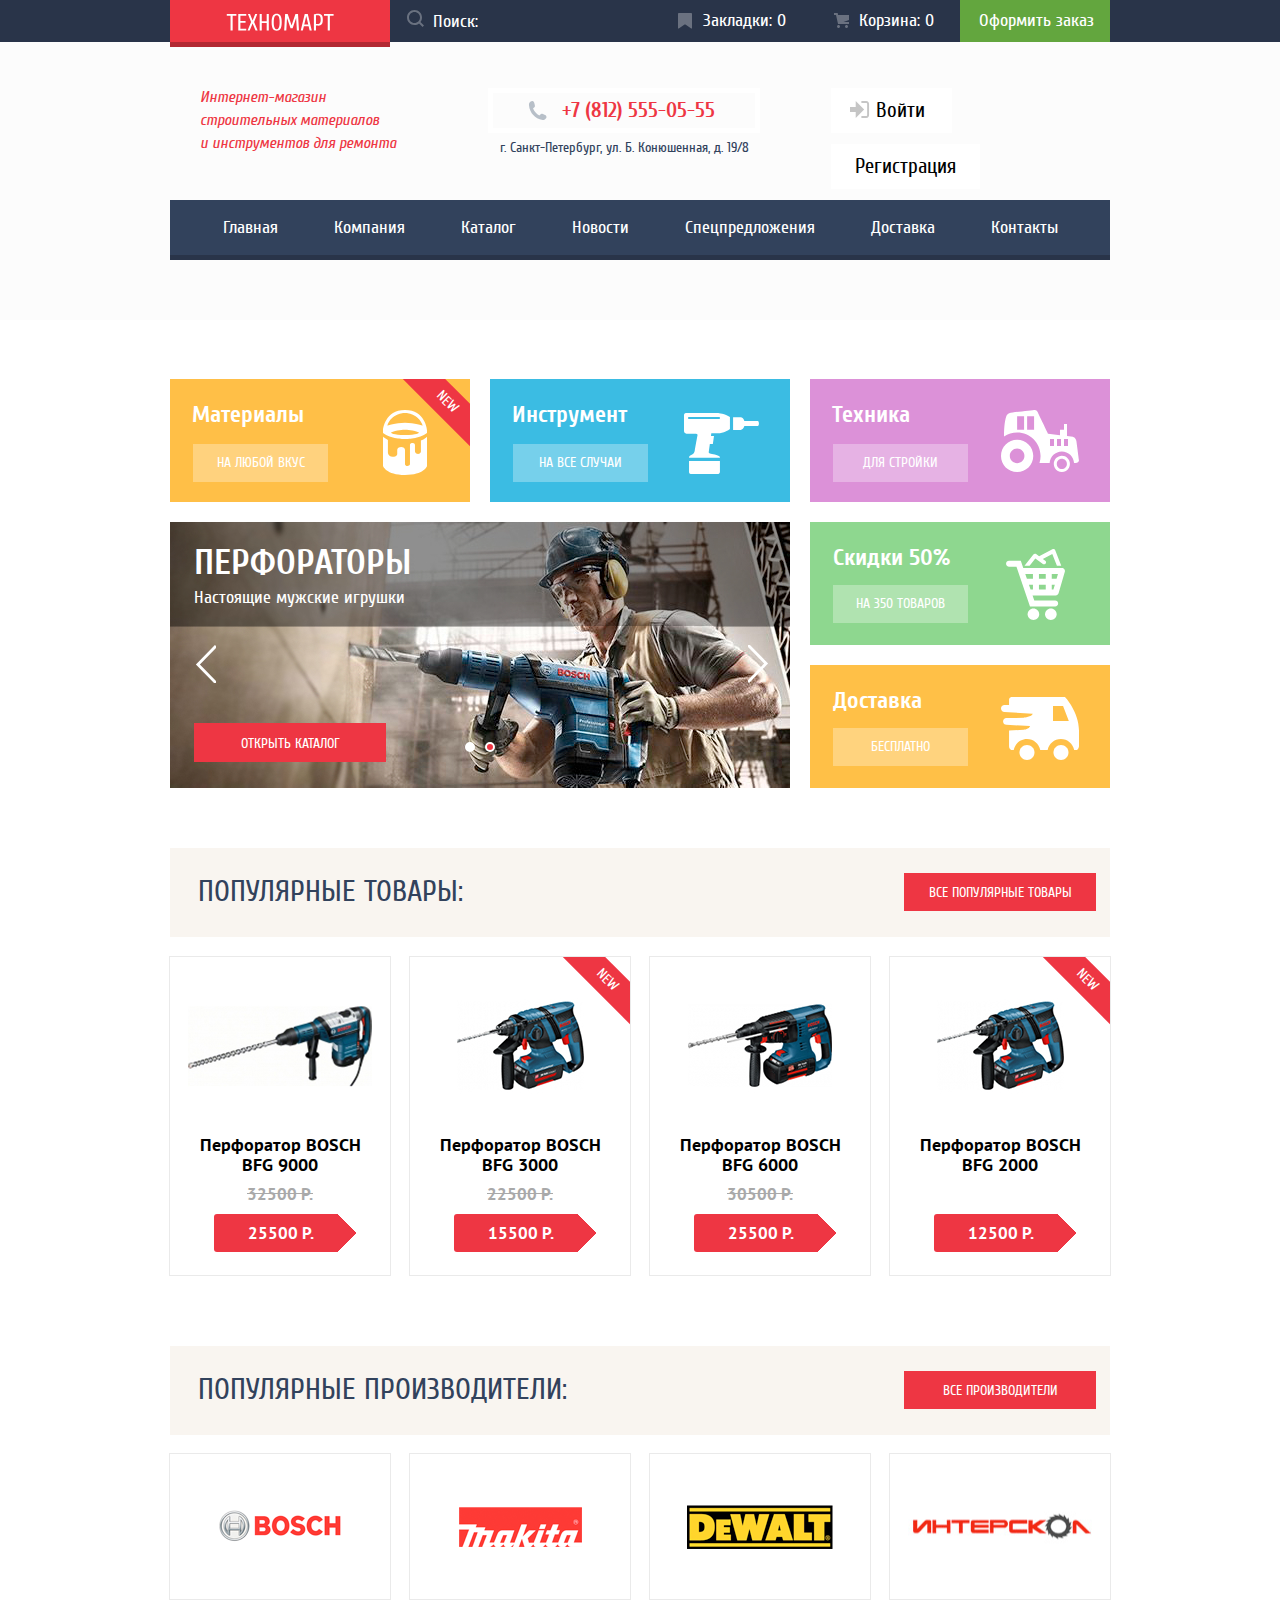
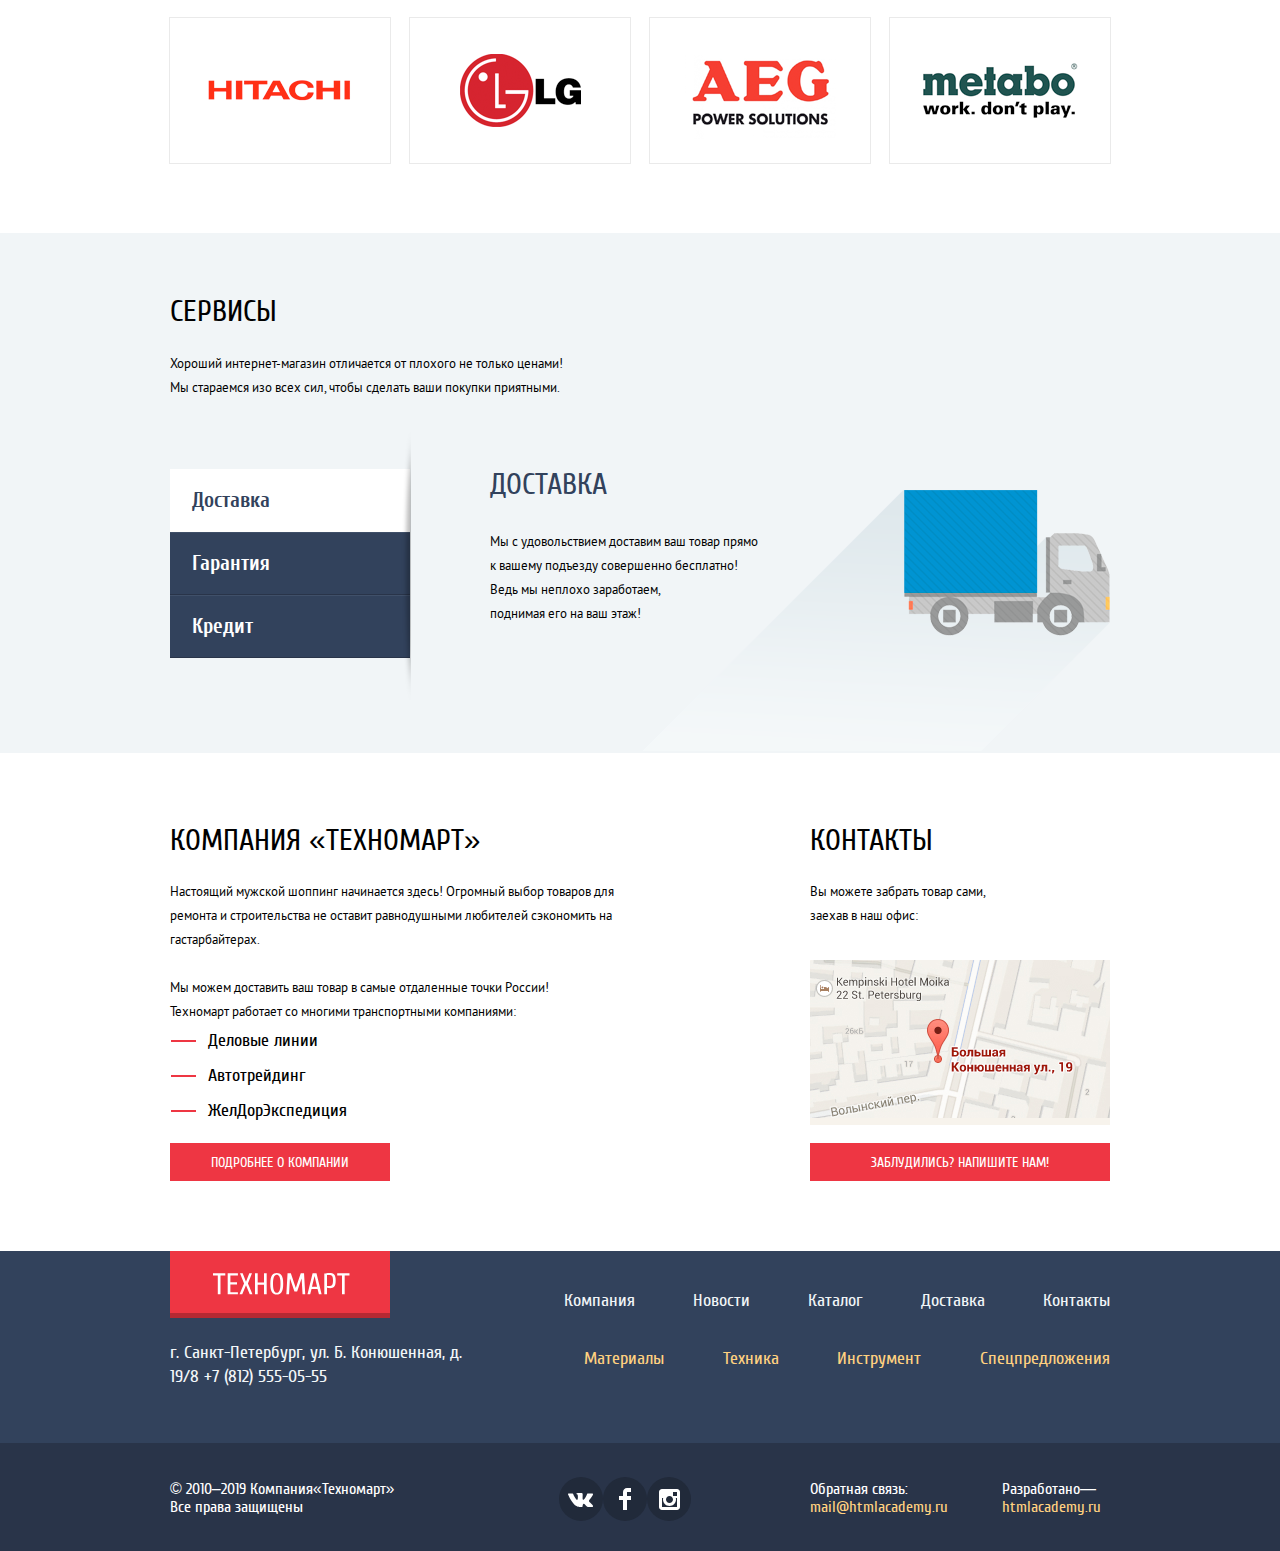
<file: index.html>
<!DOCTYPE html>
<html class="page" lang="ru">
  <head>
    <meta charset="utf-8" />
    <title>HTML Academy: Техномарт</title>
    <meta name="viewport" content="width=device-width, initial-scale=1" />
    <link href="./css/normalize.min.css" rel="stylesheet" />
    <link href="./css/style.min.css" rel="stylesheet" />
  </head>
  <body class="page-body">
    <header class="main-header">
      <section class="logo">
        <div class="container">
          <a class="main-header-logo">
            <img
              src="./img/logo-technomart.svg"
              width="108"
              height="18"
              alt="Логотип интернет-магазина Техномарт"
            />
          </a>

          <!--Форма поиска-->
          <form
            class="search-form"
            method="get"
            action="https://echo.htmlacademy.ru/"
          >
            <button class="search-button" type="submit">
              <svg
                class="search-icon"
                width="17"
                height="17"
                viewBox="0 0 17 17"
                fill="none"
                xmlns="http://www.w3.org/2000/svg"
              >
                <path
                  fill-rule="evenodd"
                  clip-rule="evenodd"
                  d="M13.458 12.044L17 15.586L15.586 17L12.044 13.458C10.782 14.421 9.21 15 7.5 15C3.35786 15 0 11.6421 0 7.5C0 3.35786 3.35786 0 7.5 0C11.6421 0 15 3.35786 15 7.5C15.0001 9.14309 14.4581 10.7403 13.458 12.044ZM7.5 2C4.467 2 2 4.467 2 7.5C2.00331 10.5362 4.4638 12.9967 7.5 13C10.532 13 13 10.532 13 7.5C13 4.467 10.532 2 7.5 2Z"
                  fill="white"
                />
              </svg>
            </button>
            <label for="search">
              <input
                class="search-input"
                type="search"
                name="search"
                id="search"
                placeholder="Поиск:"
                required
            /></label>
          </form>
          <ul class="basket">
            <li>
              <a class="basket-link link-bookmark" href="">Закладки: 0</a>
            </li>
            <li class="basket-link-bar">
              <a class="basket-link link-basket" href="">Корзина: 0</a>
            </li>
            <li class="order-link-bar">
              <a class="order-link" href="">Оформить заказ</a>
            </li>
          </ul>
        </div>
      </section>

      <section class="about-us">
        <div class="container">
          <p class="description">
            Интернет-магазин строительных материалов и&nbsp;инструментов для
            ремонта
          </p>
          <div class="header-adress">
            <a class="header-phone" href="tel:+78125550555"
              >+7 (812) 555-05-55</a
            >
            <p>г. Санкт-Петербург, ул. Б. Конюшенная, д. 19/8</p>
          </div>
          <ul class="login">
            <li>
              <a class="login-link" href=""
                >Войти
                <svg
                  width="20"
                  height="17"
                  viewBox="0 0 20 17"
                  fill="none"
                  xmlns="http://www.w3.org/2000/svg"
                >
                  <path
                    d="M14.1667 8.5L5.71429 0V6H0V11H5.71429V17L14.1667 8.5Z"
                    fill="#C5C5C5"
                  />
                  <path
                    d="M16.1771 15.01H11.3895V17H16.1771C18.2514 17 19.0381 15.19 19.0619 13.974V3.028C19.0381 1.811 18.2514 0 16.1771 0H11.3895V1.99H16.1771C16.9762 1.99 17.1219 2.671 17.1391 3.047V13.951C17.1229 14.327 16.9762 15.01 16.1771 15.01Z"
                    fill="#C5C5C5"
                  />
                </svg>
              </a>
            </li>
            <li><a class="registration-link" href="">Регистрация</a></li>
          </ul>
        </div>
      </section>

      <nav class="main-navigation">
        <ul class="site-navigation container">
          <li><a>Главная</a></li>
          <li><a href="">Компания</a></li>
          <li><a href="catalog.html">Каталог</a></li>
          <li><a href="">Новости</a></li>
          <li><a href="">Спецпредложения</a></li>
          <li><a href="">Доставка</a></li>
          <li><a href="">Контакты</a></li>
        </ul>
      </nav>
    </header>

    <main>
      <h1 class="visually-hidden">Интернет-магазин «Техномарт»</h1>
      <div class="promo-wrapper">
        <section class="catalog-nav">
          <h2 class="visually-hidden">Навигация по каталогу</h2>
          <ul class="catalog-nav-list">
            <li class="catalog-nav-item catalog-nav-item-marker materials">
              <h2>Материалы</h2>
              <a class="button" href="">На любой вкус</a>
            </li>
            <li class="catalog-nav-item tool">
              <h2>Инструмент</h2>
              <a class="button" href="">На все случаи</a>
            </li>
            <li class="catalog-nav-item technic">
              <h2>Техника</h2>
              <a class="button" href="">Для стройки</a>
            </li>
          </ul>
        </section>

        <section class="promo">
          <ul class="promo-list">
            <li class="promo-item sale">
              <h2>Скидки 50%</h2>
              <a class="button" href="">На 350 товаров</a>
            </li>
            <li class="promo-item delivery-promo">
              <h2>Доставка</h2>
              <a class="button" href="">Бесплатно</a>
            </li>
          </ul>

          <div class="slider">
            <div class="slider-wrapper">
              <article class="slider-content slider-current">
                <div class="slider-top">
                  <h3>Перфораторы</h3>
                  <p class="slider-text">Настоящие мужские игрушки</p>
                  <a class="catalog-link" href="catalog.html"
                    >Открыть каталог</a
                  >
                </div>
                <img
                  src="./img/perforators.jpg"
                  width="620"
                  height="266"
                  alt="Изображение рабочего в каске с перфоратором в руках"
                />
              </article>
              <article class="slider-content">
                <div class="slider-top">
                  <h3>Дрели</h3>
                  <p class="slider-text">Соседям на радость!</p>
                  <a class="catalog-link" href="catalog.html"
                    >Открыть каталог</a
                  >
                </div>
                <img
                  src="./img/drills.jpg"
                  width="620"
                  height="266"
                  alt="Изображение рабочего в каске с дрелью в руках"
                />
              </article>
            </div>

            <div class="slider-controls">
              <button
                class="control-before slide-btn slide-btn--prev"
                type="button"
                aria-label="Предыдущий слайд"
              ></button>
              <button
                class="control slide-btn slide-btn--next"
                type="button"
                aria-label="Следующий слайд"
              ></button>
            </div>
            <div class="slider-button">
              <button
                class="current"
                type="button"
                aria-label="Первый слайд"
              ></button>
              <button type="button" aria-label="Второй слайд"></button>
            </div>
          </div>
        </section>
      </div>

      <section class="product">
        <div class="popular-product-wrapper">
          <div class="popular-products">
            <h2>Популярные товары:</h2>
            <a class="popular-product-button" href="">Все популярные товары</a>
          </div>
        </div>
        <ul class="product-list">
          <li class="product-item">
            <div class="image">
              <img
                src="./img/perf-9000.jpg"
                width="184"
                height="164"
                alt="Изображение товара Перфоратор BOSCH BFG 9000"
              />
            </div>
            <div class="buttons active-card">
              <a class="buy-link" href="basket.html">Купить</a>
              <a class="catalog-basket" href="">В закладки</a>
            </div>
            <a class="product-link" href="">Перфоратор BOSCH BFG&nbsp;9000</a>
            <span>32500 Р.</span>
            <a class="product-price" href="">25500 Р.</a>
          </li>
          <li class="product-item catalog-nav-item-marker">
            <div class="image">
              <img
                src="./img/perf-3000.jpg"
                width="127"
                height="112"
                alt="Изображение товара Перфоратор BOSCH BFG 3000"
              />
            </div>
            <div class="buttons active-card">
              <a class="buy-link" href="basket.html">Купить</a>
              <a class="catalog-basket" href="">В закладки</a>
            </div>
            <a class="product-link" href="">Перфоратор BOSCH BFG&nbsp;3000</a>
            <span>22500 Р.</span>
            <a class="product-price" href="">15500 Р.</a>
          </li>
          <li class="product-item">
            <div class="image">
              <img
                src="./img/perf-6000.jpg"
                width="144"
                height="128"
                alt="Изображение товара Перфоратор BOSCH BFG 6000"
              />
            </div>
            <div class="buttons active-card">
              <a class="buy-link" href="basket.html">Купить</a>
              <a class="catalog-basket" href="">В закладки</a>
            </div>
            <a class="product-link" href="">Перфоратор BOSCH BFG&nbsp;6000</a>
            <span>30500 Р.</span>
            <a class="product-price" href="">25500 Р.</a>
          </li>
          <li class="product-item catalog-nav-item-marker product-item-no-sale">
            <div class="image">
              <img
                src="./img/perf-3000.jpg"
                width="127"
                height="112"
                alt="Изображение товара Перфоратор BOSCH BFG 2000"
              />
            </div>
            <div class="buttons active-card">
              <a class="buy-link" href="basket.html">Купить</a>
              <a class="catalog-basket" href="">В закладки</a>
            </div>
            <a class="product-link" href="">Перфоратор BOSCH BFG&nbsp;2000</a>
            <a class="product-price" href="">12500 Р.</a>
          </li>
        </ul>
      </section>

      <section class="makers">
        <div class="popular-product-wrapper">
          <div class="popular-products">
            <h2>Популярные производители:</h2>
            <a class="makers-link" href="">Все производители</a>
          </div>
        </div>
        <ul class="makers-list">
          <li class="makers-item">
            <a class="maker-link" href=""
              ><img
                src="./img/bosch.png"
                width="126"
                height="37"
                alt="Логотип компании Бош"
            /></a>
          </li>
          <li class="makers-item">
            <a class="maker-link" href=""
              ><img
                src="./img/makita.png"
                width="123"
                height="40"
                alt="Логотип компании Макита"
            /></a>
          </li>
          <li class="makers-item">
            <a class="maker-link" href=""
              ><img
                src="./img/dewalt.png"
                width="146"
                height="44"
                alt="Логотип компании Деволт"
            /></a>
          </li>
          <li class="makers-item">
            <a class="maker-link" href=""
              ><img
                src="./img/interscol.png"
                width="200"
                height="75"
                alt="Логотип компании Интерскол"
            /></a>
          </li>
          <li class="makers-item">
            <a class="maker-link" href=""
              ><img
                src="./img/hitachi.png"
                width="169"
                height="31"
                alt="Логотип компании Хитачи"
            /></a>
          </li>
          <li class="makers-item">
            <a class="maker-link" href=""
              ><img
                src="./img/lg.png"
                width="121"
                height="73"
                alt="Логотип компании Элджи"
            /></a>
          </li>
          <li class="makers-item">
            <a class="maker-link" href=""
              ><img
                src="./img/aeg.png"
                width="151"
                height="96"
                alt="Логотип компании Аеджи"
            /></a>
          </li>
          <li class="makers-item">
            <a class="maker-link" href=""
              ><img
                src="./img/metabo.png"
                width="204"
                height="69"
                alt="Логотип компании Метабо"
            /></a>
          </li>
        </ul>
      </section>

      <div class="services-bar">
        <section class="services">
          <div class="service">
            <h2>Сервисы</h2>
            <p class="service-text">
              Хороший интернет-магазин отличается от плохого не только ценами!
              Мы стараемся изо всех сил, чтобы сделать ваши покупки приятными.
            </p>
          </div>

          <div class="services-wrapper">
            <button
              id="tabs-btn-1"
              class="service-button button-active"
              type="button"
            >
              Доставка
            </button>
            <button id="tabs-btn-2" class="service-button" type="button">
              Гарантия
            </button>
            <button id="tabs-btn-3" class="service-button" type="button">
              Кредит
            </button>
          </div>

          <div
            id="slide-for-tabs-btn-1"
            class="tabs-slide delivery active-slide"
          >
            <h3>Доставка</h3>
            <p class="delivery-text">
              Мы с удовольствием доставим ваш товар прямо к вашему подъезду
              совершенно бесплатно! Ведь мы неплохо заработаем,<br />
              поднимая его на ваш этаж!
            </p>
          </div>

          <div id="slide-for-tabs-btn-2" class="tabs-slide guarantee">
            <h3>Гарантия</h3>
            <p class="guarantee-text">
              Если купленный у нас товар поломается или заискрит, а&nbsp;также в
              случае пожара, спровоцированного его возгоранием, вы всегда можете
              быть уверены в нашей гарантии. Мы обменяем сгоревший товар на
              новый. Дом уж восстановите как-нибудь сами.
            </p>
          </div>

          <div id="slide-for-tabs-btn-3" class="tabs-slide credit">
            <h3>Кредит</h3>
            <p class="credit-text">
              Залезть в долговую яму стало проще! Кредитные&nbsp;консультанты
              придут вам на помощь.
            </p>
            <button class="credit-button" type="button">
              Отправить заявку
            </button>
          </div>

          <!--Модальное окно с формой обратной связи-->
        </section>
      </div>

      <section class="information">
        <div class="text">
          <h2>Компания &laquo;Техномарт&raquo;</h2>
          <p>
            Настоящий мужской шоппинг начинается здесь! Огромный выбор товаров
            для ремонта и строительства не оставит равнодушными любителей
            сэкономить на гастарбайтерах.
          </p>
          <p>
            Мы можем доставить ваш товар в самые отдаленные точки России!<br />
            Техномарт работает со многими транспортными компаниями:
          </p>
          <ul class="transport-list">
            <li class="transport-item">Деловые линии</li>
            <li class="transport-item">Автотрейдинг</li>
            <li class="transport-item">ЖелДорЭкспедиция</li>
          </ul>
          <a class="information-link" href="">Подробнее о компании</a>
        </div>
        <div class="contacts">
          <h2>Контакты</h2>
          <p class="contacts-text">
            Вы можете забрать товар сами, заехав в наш офис:
          </p>

          <a href="map.html" class="map-button">
            <img
              src="./img/map.jpg"
              width="300"
              height="158"
              alt="Наш офис по адресу: Большая Конюшенная улица, дом 19, Санкт-Петербург" /></a
          ><!--Модальное окно с полноразмерной интерактивной картой-->

          <a href="write.html" class="modal-button">
            Заблудились? Напишите нам!
          </a>
          <!--Модальное окно с формой обратной связи-->
        </div>
      </section>
    </main>

    <footer class="main-footer">
      <div class="main-footer-logo-bar">
        <section class="main-footer-logo">
          <div class="footer-logo-wrapper">
            <a class="footer-logo">
              <img
                src="./img/logo-technomart.svg"
                width="138"
                height="23"
                alt="Логотип интернет-магазина Техномарт"
              />
            </a>

            <p class="footer-adress">
              г. Санкт-Петербург, ул. Б. Конюшенная, д. 19/8
              <a class="footer-phone" href="tel:+78125550555"
                >+7 (812) 555-05-55</a
              >
            </p>
          </div>
          <nav class="footer-navigation">
            <ul class="navigation-list">
              <li><a href="">Компания</a></li>
              <li><a href="">Новости</a></li>
              <li><a href="catalog.html">Каталог</a></li>
              <li><a href="">Доставка</a></li>
              <li><a href="">Контакты</a></li>
            </ul>
            <ul class="catalog-list">
              <li><a href="">Материалы</a></li>
              <li><a href="">Техника</a></li>
              <li><a href="">Инструмент</a></li>
              <li><a href="">Спецпредложения</a></li>
            </ul>
          </nav>
        </section>
      </div>

      <div class="copyright-bar">
        <section class="copyright container">
          <p>
            <span>©&nbsp;2010–2019&nbsp;Компания&laquo;Техномарт&raquo;</span>
            <span>Все права защищены</span>
          </p>

          <ul class="social-icon">
            <li>
              <a class="social-button" href="" aria-label="Вконтакте">
                <svg
                  width="26"
                  height="15"
                  viewBox="0 0 26 15"
                  fill="none"
                  xmlns="http://www.w3.org/2000/svg"
                >
                  <path
                    d="M15.5403 11.7281C16.4609 11.4384 17.6396 13.6406 18.8943 14.4834C19.8361 15.1219 20.5573 14.9841 20.5573 14.9841L23.9017 14.9372C23.9017 14.9372 25.6495 14.8322 24.8233 13.4803C24.7549 13.3678 24.3389 12.4781 22.334 10.6472C20.2376 8.73188 20.5217 9.04219 23.0456 5.73094C24.5835 3.7125 25.1988 2.47969 25.0062 1.95469C24.8213 1.44938 23.6918 1.58063 23.6918 1.58063L19.9237 1.60594C19.5568 1.60688 19.2458 1.7175 19.1042 2.08875C19.1013 2.0925 18.5062 3.65063 17.7127 4.97531C16.0362 7.7775 15.367 7.92656 15.0896 7.75125C14.4531 7.34531 14.6139 6.12281 14.6139 5.25375C14.6139 2.53781 15.0299 1.40531 13.7993 1.11281C13.3881 1.01531 13.0876 0.951563 12.039 0.942188C10.6985 0.922501 9.5603 0.942188 8.91511 1.25063C8.4866 1.45969 8.15822 1.91813 8.35756 1.94438C8.60793 1.97719 9.16934 2.09438 9.46978 2.49375C9.85593 3.01125 9.84437 4.17094 9.84437 4.17094C9.84437 4.17094 10.0649 7.36875 9.32437 7.76531C8.81593 8.03719 8.12067 7.48219 6.62519 4.93781C5.86156 3.63656 5.28474 2.19844 5.28474 2.19844C5.28474 2.19844 5.17304 1.93125 4.97082 1.785C4.73008 1.61156 4.39304 1.55625 4.39304 1.55625L0.816594 1.57875C0.816594 1.57875 0.279261 1.59375 0.0818532 1.82438C-0.0934061 2.02875 0.0674088 2.45063 0.0674088 2.45063C0.0674088 2.45063 2.86867 8.90156 6.04067 12.1509C8.94882 15.1341 12.2537 14.9363 12.2537 14.9363H13.7511C13.7511 14.9363 14.2027 14.8856 14.4339 14.6438C14.6496 14.4188 14.6399 13.9959 14.6399 13.9959C14.6399 13.9959 14.6101 12.0188 15.5403 11.7281Z"
                    fill="white"
                  />
                </svg>
              </a>
            </li>
            <li>
              <a class="social-button" href="" aria-label="Фейсбук">
                <svg
                  width="12"
                  height="22"
                  viewBox="0 0 12 22"
                  fill="none"
                  xmlns="http://www.w3.org/2000/svg"
                >
                  <path
                    d="M12 4V0H8C5.79086 0 4 1.79086 4 4V8H0V12H4V22H8V12H12V8H8V4H12Z"
                    fill="white"
                  />
                </svg>
              </a>
            </li>
            <li>
              <a class="social-button" href="" aria-label="Инстаграм">
                <svg
                  width="21"
                  height="21"
                  viewBox="0 0 21 21"
                  fill="none"
                  xmlns="http://www.w3.org/2000/svg"
                >
                  <path
                    fill-rule="evenodd"
                    clip-rule="evenodd"
                    d="M3 0H18C19.65 0 21 1.35 21 3V18C21 19.65 19.65 21 18 21H3C1.35 21 0 19.65 0 18V3C0 1.35 1.35 0 3 0ZM14 10.5C14 8.57 12.43 7 10.5 7C8.57 7 7 8.57 7 10.5C7 12.43 8.57 14 10.5 14C12.43 14 14 12.43 14 10.5ZM3 18V9H4.181C4.0626 9.49127 4.00186 9.99467 4 10.5C4 14.0899 6.91015 17 10.5 17C14.0899 17 17 14.0899 17 10.5C16.9986 9.99464 16.9379 9.49118 16.819 9H18V18H3ZM14 7H18V3H14V7Z"
                    fill="white"
                  />
                </svg>
              </a>
            </li>
          </ul>
          <div class="academy-mail">
            <p class="mail">
              Обратная&nbsp;связь:
              <a class="mail-link" href="">mail@htmlacademy.ru</a>
            </p>
            <p class="academy">
              Разработано&mdash;
              <a
                class="academy-link"
                href="https://htmlacademy.ru/intensive/htmlcss"
                >htmlacademy.ru</a
              >
            </p>
          </div>
        </section>
      </div>
    </footer>

    <div class="modal modal-basket modal-basket-catalog">
      <h4>Товар добавлен в корзину!</h4>
      <ul class="modal-page">
        <li><a class="basket-page" href="">Оформить заказ</a></li>
        <li>
          <button class="catalog-page" type="button">Продолжить покупки</button>
        </li>
      </ul>
      <button class="modal-close" type="button" aria-label="Закрыть"></button>
    </div>

    <div class="modal modal-mail">
      <!--modal-show-->
      <h2 class="visually-hidden">Напишите нам!</h2>
      <form
        class="write-form"
        method="POST"
        action="https://echo.htmlacademy.ru/"
      >
        <div class="login-label">
          <p class="write-name">
            <label for="login-login">Ваше имя:</label>
            <input
              class="login-name"
              type="text"
              name="login"
              id="login-login"
              placeholder="Имя Фамилия"
            />
          </p>
          <p class="write-email">
            <label for="email-email">Ваш e-mail:</label>
            <input
              class="email-name"
              type="email"
              name="email"
              id="email-email"
              placeholder="email@example.com"
            />
          </p>
        </div>
        <p class="write-text">
          <label class="mail-text" for="mail-mail">Текст письма:</label>
          <textarea class="text-mail" name="mail" id="mail-mail" rows="4">
В свободной форме</textarea
          >
        </p>
        <input class="button-submit" type="submit" value="Отправить" />
      </form>
      <button class="modal-close" type="button" aria-label="Закрыть"></button>
    </div>

    <div class="modal modal-map">
      <h2 class="visually-hidden">Как до нас добраться</h2>
      <iframe
        src="https://www.google.com/maps/embed?pb=!1m18!1m12!1m3!1d1998.6037999040354!2d30.322010416394033!3d59.938716271971415!2m3!1f0!2f0!3f0!3m2!1i1024!2i768!4f13.1!3m3!1m2!1s0x4696310fca5ba729%3A0xea9c53d4493c879f!2sBolshaya+Konyushennaya+ul.%2C+19%2C+Sankt-Peterburg%2C+Russia%2C+191186!5e0!3m2!1sen!2s!4v1441888483426"
        width="943"
        height="449"
        allowfullscreen
        title="Наш офис по адресу: Большая конюшенная улица, дом 19, Санкт-Петербург"
      ></iframe>

      <button
        class="modal-close-button"
        type="button"
        aria-label="Закрыть"
      ></button>
    </div>

    <script src="./js/index.min.js"></script>
  </body>
</html>
</file>
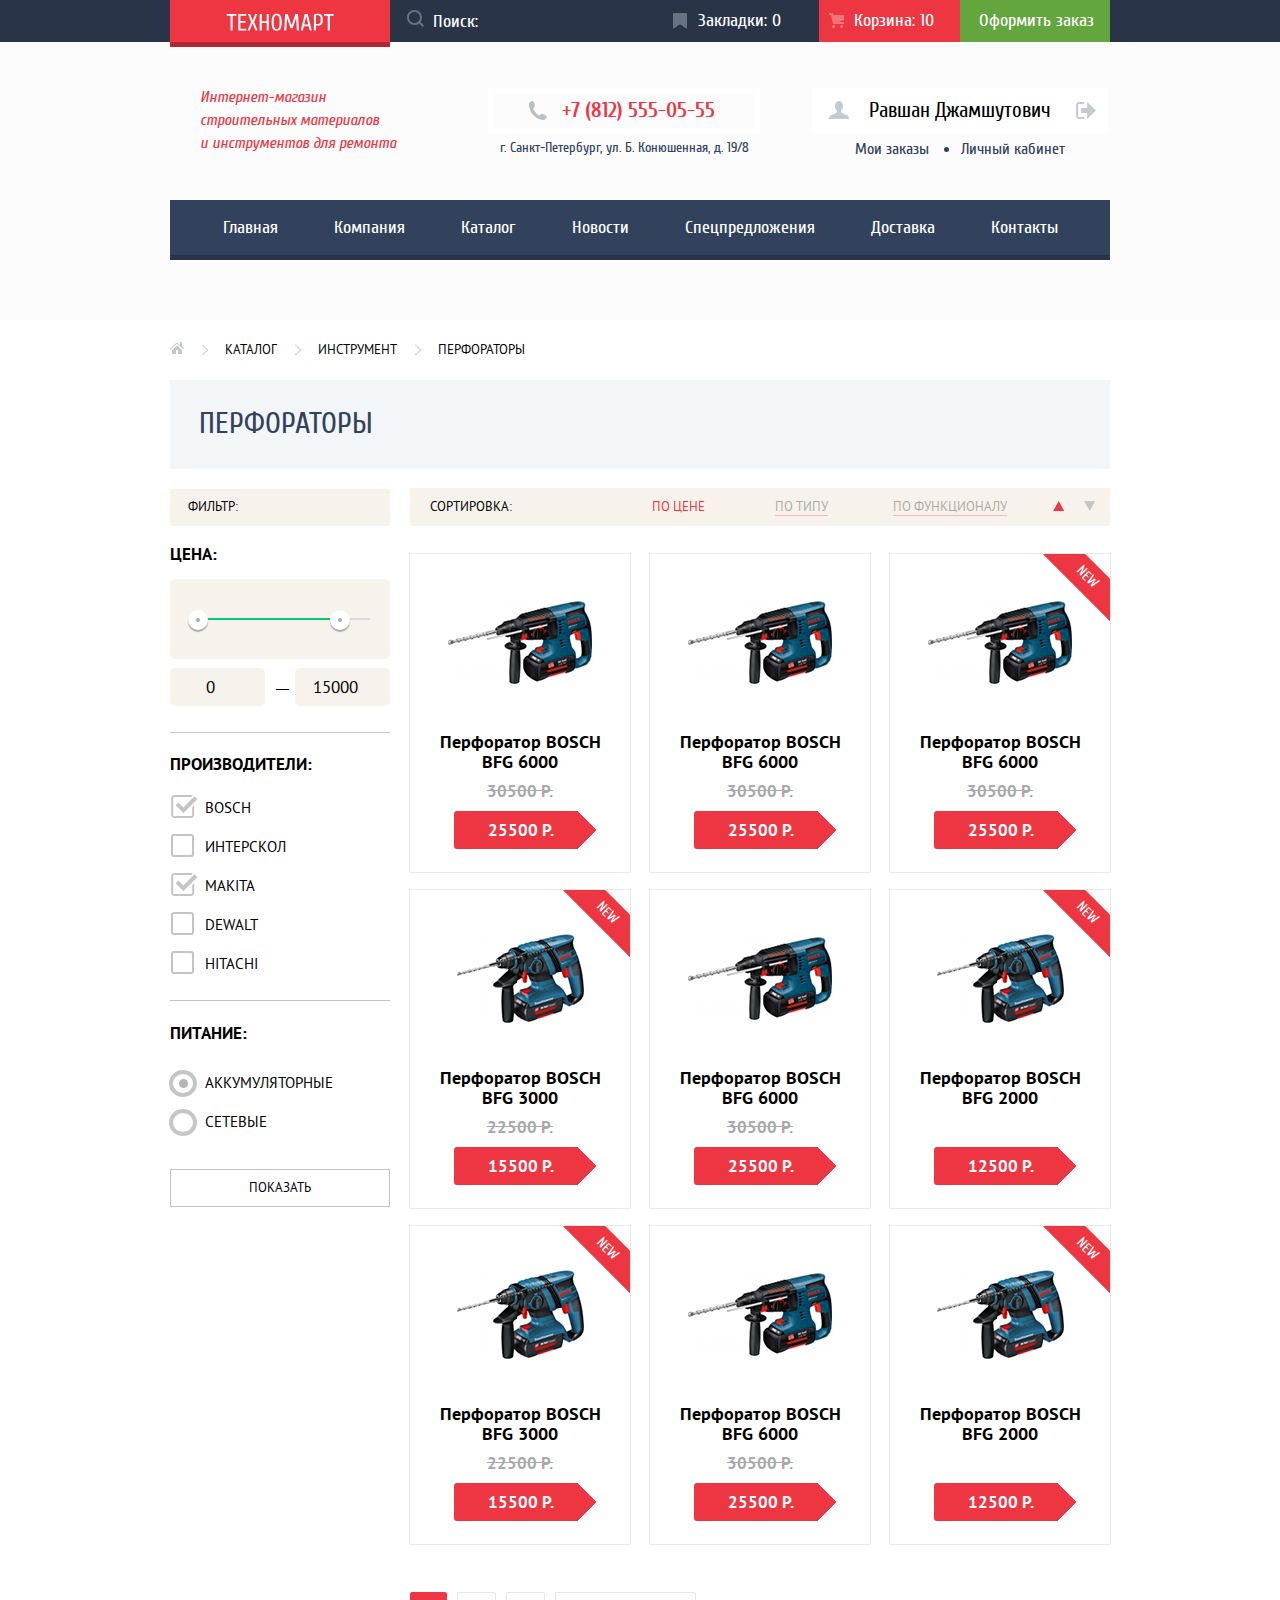
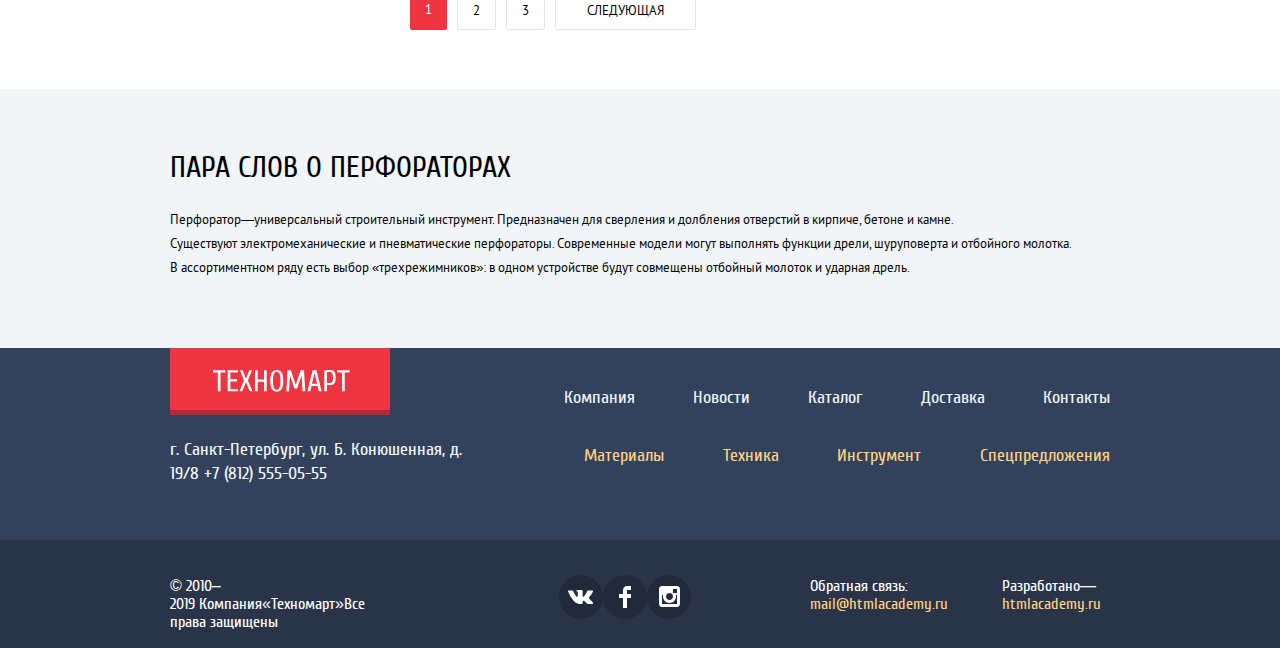
<file: catalog.html>
<!DOCTYPE html>
<html class="page" lang="ru">
  <head>
    <meta charset="utf-8" />
    <title>HTML Academy: Техномарт</title>
    <meta name="viewport" content="width=device-width, initial-scale=1" />
    <link href="./css/normalize.css" rel="stylesheet" />
    <link href="./css/style.css" rel="stylesheet" />
  </head>
  <body class="page-body">
    <header class="main-header">
      <section class="logo">
        <div class="container">
          <a class="main-header-logo" href="./index.html">
            <img
              src="./img/logo-technomart.svg"
              width="108"
              height="18"
              alt="Логотип интернет-магазина Техномарт"
            />
          </a>

          <!--Форма поиска-->
          <form
            class="search-form"
            method="get"
            action="https://echo.htmlacademy.ru/"
          >
            <button class="search-button" type="submit">
              <svg
                class="search-icon"
                width="17"
                height="17"
                viewBox="0 0 17 17"
                fill="none"
                xmlns="http://www.w3.org/2000/svg"
              >
                <path
                  fill-rule="evenodd"
                  clip-rule="evenodd"
                  d="M13.458 12.044L17 15.586L15.586 17L12.044 13.458C10.782 14.421 9.21 15 7.5 15C3.35786 15 0 11.6421 0 7.5C0 3.35786 3.35786 0 7.5 0C11.6421 0 15 3.35786 15 7.5C15.0001 9.14309 14.4581 10.7403 13.458 12.044ZM7.5 2C4.467 2 2 4.467 2 7.5C2.00331 10.5362 4.4638 12.9967 7.5 13C10.532 13 13 10.532 13 7.5C13 4.467 10.532 2 7.5 2Z"
                  fill="white"
                />
              </svg>
            </button>
            <label for="search">
              <input
                class="search-input"
                type="search"
                name="search"
                id="search"
                placeholder="Поиск:"
                required
            /></label>
          </form>
          <ul class="basket">
            <li>
              <a class="link-bookmark" href="">Закладки: 0</a>
            </li>
            <li>
              <a class="basket-link link-basket active-basket" href=""
                >Корзина: 10</a
              >
            </li>
            <li>
              <a class="order-link" href="">Оформить заказ</a>
            </li>
          </ul>
        </div>
      </section>

      <section class="about-us">
        <div class="container">
          <p class="description">
            Интернет-магазин строительных материалов и&nbsp;инструментов для
            ремонта
          </p>
          <div class="header-adress">
            <a class="header-phone" href="tel:+78125550555"
              >+7 (812) 555-05-55</a
            >
            <p>г. Санкт-Петербург, ул. Б. Конюшенная, д. 19/8</p>
          </div>

          <div class="user-catalog">
            <a class="user-name" href="">Равшан Джамшутович</a>
            <a class="user-name-out" href=""
              ><svg
                width="20"
                height="17"
                viewBox="0 0 20 17"
                fill="none"
                xmlns="http://www.w3.org/2000/svg"
              >
                <path
                  d="M20 8.5L11.125 0V6H5.125V11H11.125V17L20 8.5Z"
                  fill="#3D546F"
                />
                <path
                  d="M2.10601 13.952V3.048C2.12401 2.672 2.27701 1.991 3.11601 1.991H8.14301V0H3.11601C0.938006 0 0.112006 1.81 0.0870056 3.027V13.973C0.112006 15.189 0.938006 17 3.11601 17H8.14301V15.01H3.11601C2.27701 15.01 2.12401 14.327 2.10601 13.952Z"
                  fill="#3D546F"
                />
              </svg>
            </a>
            <ul class="login-catalog">
              <li><a class="order-login-link" href="">Мои заказы</a></li>
              <li><a class="order-login-link" href="">Личный кабинет</a></li>
            </ul>
          </div>
        </div>
      </section>

      <nav class="main-navigation">
        <ul class="site-navigation container">
          <li><a href="index.html">Главная</a></li>
          <li><a href="">Компания</a></li>
          <li><a href="">Каталог</a></li>
          <li><a href="">Новости</a></li>
          <li><a href="">Спецпредложения</a></li>
          <li><a href="">Доставка</a></li>
          <li><a href="">Контакты</a></li>
        </ul>
      </nav>
    </header>

    <main class="page-catalog">
      <h1 class="visually-hidden">Перфораторы</h1>

      <ul class="breadcrumbs container">
        <li>
          <a href="index.html" aria-label="Главная страница"
            ><svg
              width="14"
              height="12"
              viewBox="0 0 14 12"
              fill="none"
              xmlns="http://www.w3.org/2000/svg"
            >
              <path
                d="M2 7.99999V12H6V7.99999H8V12H12V7.99999L7 3.51599L2 7.99999Z"
                fill="#C1C6CE"
              />
              <path
                d="M13.831 6.365L12 4.751V0H9.99998V2.987L7.33198 0.635C7.31198 0.618 7.28898 0.612 7.26798 0.598C7.24294 0.579705 7.21614 0.56396 7.18798 0.551C7.15708 0.540195 7.12529 0.532163 7.09298 0.527C7.06198 0.521 7.03198 0.515 6.99998 0.515C6.96898 0.515 6.93898 0.521 6.90798 0.527C6.87551 0.531919 6.84366 0.5403 6.81298 0.552C6.78498 0.563 6.75998 0.581 6.73298 0.598C6.71198 0.612 6.68798 0.618 6.66898 0.635L0.170976 6.365C0.0162401 6.50291 -0.0375953 6.72187 0.0355474 6.9158C0.10869 7.10974 0.293707 7.23862 0.500976 7.24C0.622907 7.24035 0.740711 7.19586 0.831976 7.115L6.99998 1.677L13.169 7.115C13.3778 7.27913 13.6784 7.25178 13.8542 7.05265C14.0299 6.85352 14.0198 6.55183 13.831 6.365Z"
                fill="#C1C6CE"
              />
            </svg>
          </a>
        </li>
        <li><a href="">Каталог</a></li>
        <li><a href="">Инструмент</a></li>
        <li class="breadcrumbs-current"><a>Перфораторы</a></li>
      </ul>

      <section class="perforators container">
        <h2 class="catalog-title">Перфораторы</h2>
        <span class="filter-title">Фильтр:</span>

        <div class="sort">
          <span class="sort-title">Сортировка:</span>
          <ul class="sort-list">
            <li class="active-sort price-sort"><a href="">По цене</a></li>
            <li class="type-sort"><a href="">По типу</a></li>
            <li class="functional-sort"><a href="">По функционалу</a></li>
          </ul>
          <ul class="button-list">
            <li class="active-button">
              <a class="up-button" href="" aria-label="По возрастанию">
                <svg
                  width="12"
                  height="10"
                  viewBox="0 0 12 10"
                  fill="none"
                  xmlns="http://www.w3.org/2000/svg"
                >
                  <path d="M5.66241 0L11.1624 10L0.162415 10" fill="black" />
                </svg>
              </a>
            </li>

            <li class="inactive-button">
              <a class="down-button" href="" aria-label="По убыванию">
                <svg
                  width="12"
                  height="10"
                  viewBox="0 0 12 10"
                  fill="none"
                  xmlns="http://www.w3.org/2000/svg"
                >
                  <path d="M5.66241 10L0.162415 0H11.1624" fill="black" />
                </svg>
              </a>
            </li>
          </ul>
        </div>

        <section class="filters">
          <!--Форма фильтра товаров-->
          <form
            class="filter"
            method="get"
            action="https://echo.htmlacademy.ru/"
          >
            <fieldset class="filter-item">
              <legend>Цена:</legend>
              <div class="range-filter">
                <div class="range-controls">
                  <div class="scale">
                    <div class="bar"></div>
                  </div>
                  <div class="toggle toggle-min" tabindex="0"></div>
                  <div class="toggle toggle-max" tabindex="0"></div>
                </div>
                <div class="price-controls">
                  <label class="min-price" aria-label="от">
                    <input type="number" name="min-price" value="0" />
                  </label>
                  <label class="max-price" aria-label="до"
                    >&mdash;&nbsp;
                    <input type="number" name="max-price" value="15000" />
                  </label>
                </div>
              </div>
            </fieldset>
            <fieldset class="filter-item-makers">
              <legend>Производители:</legend>
              <ul class="makers-filter">
                <li class="filter-option filter-checkbox">
                  <input
                    class="visually-hidden filter-input-checkbox filter-input"
                    type="checkbox"
                    name="bosh"
                    id="bosh"
                    checked
                  />
                  <label for="bosh">Bosch</label>
                </li>
                <li class="filter-option filter-checkbox">
                  <input
                    class="visually-hidden filter-input-checkbox filter-input"
                    type="checkbox"
                    name="interscol"
                    id="interscol"
                  />
                  <label for="interscol">Интерскол</label>
                </li>
                <li class="filter-option filter-checkbox">
                  <input
                    class="visually-hidden filter-input-checkbox filter-input"
                    type="checkbox"
                    name="makita"
                    id="makita"
                    checked
                  />
                  <label for="makita">Makita</label>
                </li>
                <li class="filter-option filter-checkbox">
                  <input
                    class="visually-hidden filter-input-checkbox filter-input"
                    type="checkbox"
                    name="dewalt"
                    id="dewalt"
                  />
                  <label for="dewalt">Dewalt</label>
                </li>
                <li class="filter-option filter-checkbox">
                  <input
                    class="visually-hidden filter-input-checkbox filter-input"
                    type="checkbox"
                    name="hitachi"
                    id="hitachi"
                  />
                  <label for="hitachi">Hitachi</label>
                </li>
              </ul>
            </fieldset>
            <fieldset class="filter-item-battery">
              <legend>Питание:</legend>
              <ul class="battery-filter">
                <li class="filter-option filter-radio">
                  <input
                    class="visually-hidden filter-input-radio filter-input"
                    type="radio"
                    name="power-group"
                    value="battery"
                    id="filter-battery"
                    checked
                  />
                  <label for="filter-battery">Аккумуляторные</label>
                </li>
                <li class="filter-option filter-radio">
                  <input
                    class="visually-hidden filter-input-radio filter-input"
                    type="radio"
                    name="power-group"
                    value="power"
                    id="filter-power"
                  />
                  <label for="filter-power">Сетевые</label>
                </li>
              </ul>
            </fieldset>
            <button type="submit" class="filter-button">Показать</button>
          </form>
        </section>
        <section class="catalog-product">
          <h3 class="visually-hidden">Список товаров</h3>
          <ul class="catalog-product-list">
            <li class="catalog-product-item">
              <div class="image">
                <img
                  src="./img/perf-6000.jpg"
                  width="144"
                  height="128"
                  alt="Изображение товара Перфоратор BOSCH BFG 6000"
                />
              </div>
              <div class="buttons active-card">
                <a class="buy-link" href="basket.html">Купить</a>
                <a class="catalog-basket" href="">В закладки</a>
              </div>
              <a class="product-link" href="">Перфоратор BOSCH BFG&nbsp;6000</a>
              <span>30500 Р.</span>
              <a class="product-price" href="">25500 Р.</a>
            </li>

            <li class="catalog-product-item">
              <div class="image">
                <img
                  src="./img/perf-6000.jpg"
                  width="144"
                  height="128"
                  alt="Изображение товара Перфоратор BOSCH BFG 6000"
                />
              </div>
              <div class="buttons active-card">
                <a class="buy-link" href="basket.html">Купить</a>
                <a class="catalog-basket" href="">В закладки</a>
              </div>
              <a class="product-link" href="">Перфоратор BOSCH BFG&nbsp;6000</a>
              <span>30500 Р.</span>
              <a class="product-price" href="">25500 Р.</a>
            </li>

            <li class="catalog-product-item catalog-nav-item-marker">
              <div class="image">
                <img
                  src="./img/perf-6000.jpg"
                  width="144"
                  height="128"
                  alt="Изображение товара Перфоратор BOSCH BFG 6000"
                />
              </div>
              <div class="buttons active-card">
                <a class="buy-link" href="basket.html">Купить</a>
                <a class="catalog-basket" href="">В закладки</a>
              </div>
              <a class="product-link" href="">Перфоратор BOSCH BFG&nbsp;6000</a>
              <span>30500 Р.</span>
              <a class="product-price" href="">25500 Р.</a>
            </li>

            <li class="catalog-product-item catalog-nav-item-marker">
              <div class="image">
                <img
                  src="./img/perf-3000.jpg"
                  width="127"
                  height="112"
                  alt="Изображение товара Перфоратор BOSCH BFG 3000"
                />
              </div>
              <div class="buttons active-card">
                <a class="buy-link" href="basket.html">Купить</a>
                <a class="catalog-basket" href="">В закладки</a>
              </div>
              <a class="product-link" href="">Перфоратор BOSCH BFG&nbsp;3000</a>
              <span>22500 Р.</span>
              <a class="product-price" href="">15500 Р.</a>
            </li>

            <li class="catalog-product-item">
              <div class="image">
                <img
                  src="./img/perf-6000.jpg"
                  width="144"
                  height="128"
                  alt="Изображение товара Перфоратор BOSCH BFG 6000"
                />
              </div>
              <div class="buttons active-card">
                <a class="buy-link" href="basket.html">Купить</a>
                <a class="catalog-basket" href="">В закладки</a>
              </div>
              <a class="product-link" href="">Перфоратор BOSCH BFG&nbsp;6000</a>
              <span>30500 Р.</span>
              <a class="product-price" href="">25500 Р.</a>
            </li>

            <li
              class="catalog-product-item product-item-no-sale catalog-nav-item-marker"
            >
              <div class="image">
                <img
                  src="./img/perf-3000.jpg"
                  width="127"
                  height="112"
                  alt="Изображение товара Перфоратор BOSCH BFG 2000"
                />
              </div>
              <div class="buttons active-card">
                <a class="buy-link" href="basket.html">Купить</a>
                <a class="catalog-basket" href="">В закладки</a>
              </div>
              <a class="product-link" href="">Перфоратор BOSCH BFG&nbsp;2000</a>
              <a class="product-price" href="">12500 Р.</a>
            </li>

            <li class="catalog-product-item catalog-nav-item-marker">
              <div class="image">
                <img
                  src="./img/perf-3000.jpg"
                  width="127"
                  height="112"
                  alt="Изображение товара Перфоратор BOSCH BFG 3000"
                />
              </div>
              <div class="buttons active-card">
                <a class="buy-link" href="basket.html">Купить</a>
                <a class="catalog-basket" href="">В закладки</a>
              </div>
              <a class="product-link" href="">Перфоратор BOSCH BFG&nbsp;3000</a>
              <span>22500 Р.</span>
              <a class="product-price" href="">15500 Р.</a>
            </li>

            <li class="catalog-product-item">
              <div class="image">
                <img
                  src="./img/perf-6000.jpg"
                  width="144"
                  height="128"
                  alt="Изображение товара Перфоратор BOSCH BFG 6000"
                />
              </div>
              <div class="buttons active-card">
                <a class="buy-link" href="basket.html">Купить</a>
                <a class="catalog-basket" href="">В закладки</a>
              </div>
              <a class="product-link" href="">Перфоратор BOSCH BFG&nbsp;6000</a>
              <span>30500 Р.</span>
              <a class="product-price" href="">25500 Р.</a>
            </li>

            <li
              class="catalog-product-item product-item-no-sale catalog-nav-item-marker"
            >
              <div class="image">
                <img
                  src="./img/perf-3000.jpg"
                  width="127"
                  height="112"
                  alt="Изображение товара Перфоратор BOSCH BFG 2000"
                />
              </div>
              <div class="buttons active-card">
                <a class="buy-link" href="basket.html">Купить</a>
                <a class="catalog-basket" href="">В закладки</a>
              </div>
              <a class="product-link" href="">Перфоратор BOSCH BFG&nbsp;2000</a>
              <a class="product-price" href="">12500 Р.</a>
            </li>
          </ul>

          <ul class="pagination-list">
            <li class="pagination-item pagination-item-current">
              <a href="">1</a>
            </li>
            <li class="pagination-item"><a href="">2</a></li>
            <li class="pagination-item"><a href="">3</a></li>
            <li class="pagination-item next-page"><a href="">Следующая</a></li>
          </ul>
        </section>
      </section>

      <div class="about-perforators-bar">
        <section class="about-perforators container">
          <h2>Пара слов о перфораторах</h2>
          <p>
            Перфоратор&mdash;универсальный строительный инструмент. Предназначен
            для сверления и&nbsp;долбления отверстий в&nbsp;кирпиче, бетоне
            и&nbsp;камне. Существуют&nbsp;электромеханические
            и&nbsp;пневматические перфораторы. Современные модели могут
            выполнять функции дрели, шуруповерта и отбойного молотка.
            В&nbsp;ассортиментном ряду есть выбор &laquo;трехрежимников&raquo;:
            в&nbsp;одном устройстве будут совмещены отбойный молоток
            и&nbsp;ударная дрель.
          </p>
        </section>
      </div>
    </main>
    <footer class="main-footer">
      <div class="main-footer-logo-bar">
        <section class="main-footer-logo">
          <div class="footer-logo-wrapper">
            <a class="footer-logo" href="./index.html">
              <img
                src="./img/logo-technomart.svg"
                width="138"
                height="23"
                alt="Логотип интернет-магазина Техномарт"
              />
            </a>

            <p class="footer-adress">
              г. Санкт-Петербург, ул. Б. Конюшенная, д. 19/8
              <a class="footer-phone" href="tel:+78125550555"
                >+7 (812) 555-05-55</a
              >
            </p>
          </div>
          <nav class="footer-navigation">
            <ul class="navigation-list">
              <li><a href="">Компания</a></li>
              <li><a href="">Новости</a></li>
              <li><a href="catalog.html">Каталог</a></li>
              <li><a href="">Доставка</a></li>
              <li><a href="">Контакты</a></li>
            </ul>
            <ul class="catalog-list">
              <li><a href="">Материалы</a></li>
              <li><a href="">Техника</a></li>
              <li><a href="">Инструмент</a></li>
              <li><a href="">Спецпредложения</a></li>
            </ul>
          </nav>
        </section>
      </div>

      <div class="copyright-bar">
        <section class="copyright container">
          <p>
            <span>©&nbsp;2010–2019&nbsp;Компания&laquo;Техномарт&raquo;</span
            ><span>Все права защищены</span>
          </p>

          <ul class="social-icon">
            <li>
              <a class="social-button" href="" aria-label="Вконтакте">
                <svg
                  width="26"
                  height="15"
                  viewBox="0 0 26 15"
                  fill="none"
                  xmlns="http://www.w3.org/2000/svg"
                >
                  <path
                    d="M15.5403 11.7281C16.4609 11.4384 17.6396 13.6406 18.8943 14.4834C19.8361 15.1219 20.5573 14.9841 20.5573 14.9841L23.9017 14.9372C23.9017 14.9372 25.6495 14.8322 24.8233 13.4803C24.7549 13.3678 24.3389 12.4781 22.334 10.6472C20.2376 8.73188 20.5217 9.04219 23.0456 5.73094C24.5835 3.7125 25.1988 2.47969 25.0062 1.95469C24.8213 1.44938 23.6918 1.58063 23.6918 1.58063L19.9237 1.60594C19.5568 1.60688 19.2458 1.7175 19.1042 2.08875C19.1013 2.0925 18.5062 3.65063 17.7127 4.97531C16.0362 7.7775 15.367 7.92656 15.0896 7.75125C14.4531 7.34531 14.6139 6.12281 14.6139 5.25375C14.6139 2.53781 15.0299 1.40531 13.7993 1.11281C13.3881 1.01531 13.0876 0.951563 12.039 0.942188C10.6985 0.922501 9.5603 0.942188 8.91511 1.25063C8.4866 1.45969 8.15822 1.91813 8.35756 1.94438C8.60793 1.97719 9.16934 2.09438 9.46978 2.49375C9.85593 3.01125 9.84437 4.17094 9.84437 4.17094C9.84437 4.17094 10.0649 7.36875 9.32437 7.76531C8.81593 8.03719 8.12067 7.48219 6.62519 4.93781C5.86156 3.63656 5.28474 2.19844 5.28474 2.19844C5.28474 2.19844 5.17304 1.93125 4.97082 1.785C4.73008 1.61156 4.39304 1.55625 4.39304 1.55625L0.816594 1.57875C0.816594 1.57875 0.279261 1.59375 0.0818532 1.82438C-0.0934061 2.02875 0.0674088 2.45063 0.0674088 2.45063C0.0674088 2.45063 2.86867 8.90156 6.04067 12.1509C8.94882 15.1341 12.2537 14.9363 12.2537 14.9363H13.7511C13.7511 14.9363 14.2027 14.8856 14.4339 14.6438C14.6496 14.4188 14.6399 13.9959 14.6399 13.9959C14.6399 13.9959 14.6101 12.0188 15.5403 11.7281Z"
                    fill="white"
                  />
                </svg>
              </a>
            </li>
            <li>
              <a class="social-button" href="" aria-label="Фейсбук">
                <svg
                  width="12"
                  height="22"
                  viewBox="0 0 12 22"
                  fill="none"
                  xmlns="http://www.w3.org/2000/svg"
                >
                  <path
                    d="M12 4V0H8C5.79086 0 4 1.79086 4 4V8H0V12H4V22H8V12H12V8H8V4H12Z"
                    fill="white"
                  />
                </svg>
              </a>
            </li>
            <li>
              <a class="social-button" href="" aria-label="Инстаграм">
                <svg
                  width="21"
                  height="21"
                  viewBox="0 0 21 21"
                  fill="none"
                  xmlns="http://www.w3.org/2000/svg"
                >
                  <path
                    fill-rule="evenodd"
                    clip-rule="evenodd"
                    d="M3 0H18C19.65 0 21 1.35 21 3V18C21 19.65 19.65 21 18 21H3C1.35 21 0 19.65 0 18V3C0 1.35 1.35 0 3 0ZM14 10.5C14 8.57 12.43 7 10.5 7C8.57 7 7 8.57 7 10.5C7 12.43 8.57 14 10.5 14C12.43 14 14 12.43 14 10.5ZM3 18V9H4.181C4.0626 9.49127 4.00186 9.99467 4 10.5C4 14.0899 6.91015 17 10.5 17C14.0899 17 17 14.0899 17 10.5C16.9986 9.99464 16.9379 9.49118 16.819 9H18V18H3ZM14 7H18V3H14V7Z"
                    fill="white"
                  />
                </svg>
              </a>
            </li>
          </ul>
          <div class="academy-mail">
            <p class="mail">
              Обратная&nbsp;связь:
              <a class="mail-link" href="">mail@htmlacademy.ru</a>
            </p>
            <p class="academy">
              Разработано&mdash;
              <a
                class="academy-link"
                href="https://htmlacademy.ru/intensive/htmlcss"
                >htmlacademy.ru</a
              >
            </p>
          </div>
        </section>
      </div>
    </footer>
    <div class="modal modal-basket modal-basket-catalog">
      <h4>Товар добавлен в корзину!</h4>
      <ul class="modal-page">
        <li><a class="basket-page" href="">Оформить заказ</a></li>
        <li>
          <button class="catalog-page" type="button">Продолжить покупки</button>
        </li>
      </ul>
      <button class="modal-close" type="button" aria-label="Закрыть"></button>
    </div>

    <script src="./js/catalog.min.js"></script>
  </body>
</html>
</file>
<file: css/style.css>
/*
* Prefixed by https://autoprefixer.github.io
* PostCSS: v7.0.29,
* Autoprefixer: v9.7.6
* Browsers: last 2 version,not dead,not ie <=11
*/

/*Fonts*/
/* cuprum-regular - cyrillic */
@font-face {
  font-family: "Cuprum";
  font-style: normal;
  font-weight: 400;
  src: local("Cuprum Regular"), local("Cuprum-Regular"),
    url("../fonts/cuprum.woff2") format("woff2"),
    /* Chrome 26+, Opera 23+, Firefox 39+ */ url("../fonts/cuprum.woff")
      format("woff"); /* Chrome 6+, Firefox 3.6+, IE 9+, Safari 5.1+ */
}
/* cuprum-italic - cyrillic */
@font-face {
  font-family: "Cuprum";
  font-style: italic;
  font-weight: 400;
  src: local("Cuprum Italic"), local("Cuprum-Italic"),
    url("../fonts/cuprumitalic.woff2") format("woff2"),
    /* Chrome 26+, Opera 23+, Firefox 39+ */ url("../fonts/cuprumitalic.woff")
      format("woff"); /* Chrome 6+, Firefox 3.6+, IE 9+, Safari 5.1+ */
}
/* cuprum-700 - cyrillic */
@font-face {
  font-family: "Cuprum";
  font-style: normal;
  font-weight: 700;
  src: local("Cuprum Bold"), local("Cuprum-Bold"),
    url("../fonts/cuprumbold.woff2") format("woff2"),
    /* Chrome 26+, Opera 23+, Firefox 39+ */ url("../fonts/cuprumbold.woff")
      format("woff"); /* Chrome 6+, Firefox 3.6+, IE 9+, Safari 5.1+ */
}
/* cuprum-700italic - cyrillic */
@font-face {
  font-family: "Cuprum";
  font-style: italic;
  font-weight: 700;
  src: local("Cuprum Bold Italic"), local("Cuprum-BoldItalic"),
    url("../fonts/cuprumbolditalic.woff2") format("woff2"),
    /* Chrome 26+, Opera 23+, Firefox 39+ */
      url("../fonts/cuprumbolditalic.woff") format("woff"); /* Chrome 6+, Firefox 3.6+, IE 9+, Safari 5.1+ */
}

/* pt-sans-regular - latin_cyrillic */
@font-face {
  font-family: "PT Sans";
  font-style: normal;
  font-weight: 400;
  src: local("PT Sans"), local("PTSans-Regular"),
    url("../fonts/ptsans.woff2") format("woff2"),
    /* Chrome 26+, Opera 23+, Firefox 39+ */ url("../fonts/ptsans.woff")
      format("woff"); /* Chrome 6+, Firefox 3.6+, IE 9+, Safari 5.1+ */
}
/* pt-sans-700 - latin_cyrillic */
@font-face {
  font-family: "PT Sans";
  font-style: normal;
  font-weight: 700;
  src: local("PT Sans Bold"), local("PTSans-Bold"),
    url("../fonts/ptsansbold.woff2") format("woff2"),
    /* Chrome 26+, Opera 23+, Firefox 39+ */ url("../fonts/ptsansbold.woff")
      format("woff"); /* Chrome 6+, Firefox 3.6+, IE 9+, Safari 5.1+ */
}

/*Variables*/
:root {
  --basic-black: #000000;
  --basic-light-black: #161d29;
  --basic-dark-white: #f3f7f9;
  --basic-neutral: #f9f5f0;
  --basic-beige: #f7f3ec;
  --basic-dark-gray: #293449;
  --basic-gray: #1d2739;
  --basic-medium-gray: #3d546f;
  --basic-gray-lighter: #32425c;
  --basic-tab-gray-shadow: #405069;
  --basic-half-gray: #b5b5b5;
  --basic-half-lighter-gray: #e5e5e5;
  --basic-scale-gray-shadow: #ababab;
  --basic-light-gray: #c5c5c5;
  --basic-light-special-gray: #c4c4c4;
  --basic-clear-gray: #a9a9a9;
  --basic-lightest-gray: #f2f6f8;
  --basic-border-gray: #eaeaea;
  --basic-scale-gray: #d7dcde;
  --basic-background: #f1f5f7;
  --basic-background-modal: #f4f4f4;
  --basic-red: #ee3643;
  --basic-dark-red: #ba2732;
  --basic-red-logo-shadow: #b52933;
  --basic-yellow: #ffbf47;
  --basic-yellow-lighter: #ffc047;
  --basic-light-yellow: #ffd180;
  --basic-blue: #3bbce3;
  --basic-purple: #dc91d8;
  --basic-dark-green: #518534;
  --basic-dark-shadow-green: #367315;
  --basic-green: #63a63e;
  --basic-lighter-green: #5fbb2d;
  --basic-scale-green: #00ca74;
  --basic-light-green: #8ed78f;
  --basic-white: rgba(255, 255, 255, 1);
  --basic-special-white: rgba(255, 255, 255, 0.5);
  --basic-special-white-lighter: rgba(255, 255, 255, 0.3);
  --basic-background-gray: rgba(0, 0, 0, 0.01);
  --basic-background-gray-slider: rgba(0, 0, 0, 0.25);
  --basic-background-gray-shadow: rgba(0, 0, 0, 0.15);
  --basic-darken-gray: rgba(33, 42, 58, 1);
  --basic-graylight: rgba(197, 197, 197, 0.3);
  --basic-graylighter: rgba(169, 169, 169, 0.3);
  --basic-darkred: rgba(202, 44, 55, 1);
  --basic-background-catalog: rgba(0, 0, 0, 0.0001);
}

/*Global*/
body {
  min-width: 940px;
  margin: 0 auto;
  padding: 0;
  font-family: "Cuprum", "PT Sans", Arial, sans-serif;
  font-style: normal;
  font-weight: normal;
  font-size: 13px;
  line-height: 24px;
  font-weight: normal;
  color: var(--basic-black);
}

a {
  text-decoration: none;
}

.visually-hidden {
  position: absolute;
  width: 1px;
  height: 1px;
  margin: -1px;
  border: 0;
  padding: 0;
  white-space: nowrap;
  -webkit-clip-path: inset(100%);
  clip-path: inset(100%);
  clip: rect(0 0 0 0);
  overflow: hidden;
}

/*Grid*/
.page {
  height: 100%;
}

.page-body {
  min-height: 100%;
  display: grid;
  grid-template-rows: -webkit-min-content 1fr -webkit-min-content;
  grid-template-rows: min-content 1fr min-content;
  align-content: start;
}

.promo-wrapper {
  width: 100%;
  max-width: 940px;
  margin: 0px auto;
  margin-top: 59px;
  box-sizing: border-box;
}

/*Container*/
.container {
  max-width: 940px;
  width: 100%;
  margin: 0 auto;
  box-sizing: border-box;
}

/*main-header*/
.main-header {
  display: flex;
  flex-direction: column;
  align-items: center;
}

.logo {
  width: 100%;
  height: 42px;
  background-color: var(--basic-dark-gray);
}

.logo .container {
  display: flex;
  justify-content: space-between;
  height: 42px;
}

/*Main-header-logo*/
.main-header-logo {
  display: block;
  background-color: var(--basic-red);
  padding: 13px 56px;
  box-shadow: 0 5px 0 0 var(--basic-red-logo-shadow);
}

.main-header-logo:active {
  background-color: var(--basic-dark-red);
  box-shadow: 0 5px 0 0 var(--basic-red-logo-shadow);
}

/*Input-search*/
.search-form {
  display: flex;
  flex-grow: 1;
  background-color: var(--basic-dark-gray);
  font-family: "Cuprum", Arial, sans-serif;
  font-size: 18px;
  line-height: 24px;
}

.search-form label {
  width: 100%;
}

.search-input {
  width: 100%;
  border: none;
  padding: 0;
  margin: 0;
  height: 42px;
  background-color: var(--basic-dark-gray);
}

::-webkit-input-placeholder {
  color: var(--basic-white);
}

.search-icon path {
  fill: var(--basic-special-white-lighter);
}

.search-input:active {
  outline: none;
  background-color: var(--basic-white);
}

.search-input:focus-within {
  background-color: var(--basic-white);
  outline: none;
}

.search-form:focus-within path {
  fill: var(--basic-red);
}

.search-form:focus-within .search-button {
  background-color: var(--basic-white);
}

.search-button {
  border: none;
  outline: none;
  padding: 0px 9px 0px 17px;
  margin: 0;
  background-color: var(--basic-dark-gray);
}

.search-button:hover {
  cursor: pointer;
}

.search-button:hover path {
  fill: var(--basic-white);
}

/*Basket*/
.basket {
  display: flex;
  list-style: none;
  padding: 0;
  margin: 0;
}

.basket a {
  display: block;
  font-size: 18px;
  line-height: 24px;
  color: var(--basic-white);
}

.order-link {
  background-color: var(--basic-green);
  padding: 9px 16px 9px 19px;
}

.basket-link {
  padding: 9px 26px 9px 35px;
}

.link-basket {
  position: relative;
}

.link-basket::before {
  content: "";
  position: absolute;
  top: 13px;
  left: 10px;
  width: 15px;
  height: 15px;
  background-image: url("../img/icon-cart.svg");
  background-repeat: no-repeat;
  background-position: 0 0;
  opacity: 0.3;
}

.active-basket {
  background-color: var(--basic-red);
}

.link-bookmark {
  position: relative;
  padding: 9px 38px 9px 35px;
}

.link-bookmark::before {
  content: "";
  position: absolute;
  top: 13px;
  left: 10px;
  width: 14px;
  height: 16px;
  background-image: url("../img/icon-bookmark.svg");
  background-repeat: no-repeat;
  background-position: 0 0;
  opacity: 0.3;
}

.link-bookmark:hover::before {
  opacity: 1;
}

.link-bookmark:active::before {
  opacity: 0.3;
}

.link-bookmark:active {
  color: var(--basic-special-white);
  background-color: var(--basic-light-black);
}

.link-basket:hover::before {
  opacity: 1;
}

.link-basket:active::before {
  opacity: 0.3;
}

.link-basket:active {
  color: var(--basic-special-white);
  background-color: var(--basic-light-black);
}

.order-link:hover {
  background-color: var(--basic-lighter-green);
}

.order-link:active {
  color: var(--basic-special-white);
  background-color: var(--basic-green);
}

/*About-us*/
.about-us {
  width: 100%;
  background-color: var(--basic-background-gray);
}

.about-us .container {
  display: flex;
}

.description {
  margin-top: 44px;
  margin-left: 30px;
  margin-bottom: 45px;
  font-size: 16px;
  line-height: 23px;
  font-style: italic;
  color: var(--basic-red);
  max-width: 197px;
}

.header-adress {
  display: flex;
  flex-direction: column;
  align-items: center;
  margin-top: 46px;
  margin-left: 91px;
}

.header-phone {
  position: relative;
  font-size: 21px;
  line-height: 30px;
  font-weight: bold;
  color: var(--basic-red);
  padding: 7px 45px 8px 74px;
  outline: 5px solid var(--basic-white);
  outline-offset: -5px;
  white-space: nowrap;
}

.header-phone:focus {
  outline: 2px solid var(--basic-medium-gray);
  outline-offset: -5px;
}

.header-phone::before {
  position: absolute;
  content: "";
  width: 19px;
  height: 19px;
  top: 13px;
  left: 40px;
  background-image: url("../img/icon-phone.svg");
  background-repeat: no-repeat;
  background-position: 0 0;
}

.header-adress p {
  margin: 0;
  margin-top: 3px;
  font-size: 14px;
  line-height: 24px;
  color: var(--basic-gray-lighter);
}

.login {
  display: flex;
  flex-wrap: wrap;
  list-style: none;
  margin: 0;
  margin-top: 46px;
  margin-left: 71px;
  padding: 0;
}

.login-link {
  padding: 12px 27px 12px 45px;
  margin-right: 10px;
  font-size: 21px;
  line-height: 21px;
  color: var(--basic-black);
}

.login-link {
  position: relative;
}

.login-link svg {
  position: absolute;
  top: 13px;
  left: 19px;
}

.login-link:hover path {
  fill: var(--basic-medium-gray);
}

.login-link:active path {
  fill: var(--basic-light-gray);
}

.login a {
  display: block;
  background-color: var(--basic-white);
}

.login-link:hover {
  color: var(--basic-red);
}

.login-link:active {
  color: var(--basic-light-special-gray);
}

.registration-link:hover {
  color: var(--basic-red);
}

.registration-link:active {
  color: var(--basic-light-special-gray);
}

.registration-link {
  padding: 12px 24px;
  font-size: 21px;
  line-height: 21px;
  color: var(--basic-black);
}

/*Login-catalog*/
.user-catalog {
  margin-left: 52px;
  position: relative;
}

.login-catalog li {
  list-style: none;
  position: relative;
}

.login-catalog li::after {
  position: absolute;
  content: "";
  width: 5px;
  height: 5px;
  top: 9px;
  left: 89px;
  background-color: var(--basic-gray-lighter);
  border-radius: 50%;
}

.login-catalog li:last-child::after {
  display: none;
}

.login-catalog {
  display: flex;
  flex-wrap: wrap;
  margin: 0 auto;
  padding: 0;
  padding-top: 5px;
  max-width: 210px;
  justify-content: space-between;
}

.user-name {
  position: relative;
  font-size: 21px;
  line-height: 21px;
  color: var(--basic-black);
  max-width: 186px;
  padding: 12px 57px;
  margin-top: 46px;
  display: block;
  background-color: var(--basic-white);
}

.user-name:active {
  color: var(--basic-light-gray);
}

.user-name-out {
  position: absolute;
  top: 60px;
  left: 264px;
  opacity: 0.3;
}

.user-name-out:hover {
  opacity: 1;
}

.user-name-out:active {
  opacity: 0.3;
}

.user-name::before {
  position: absolute;
  content: "";
  width: 20px;
  height: 18px;
  top: 13px;
  left: 17px;
  background-image: url("../img/icon-user.svg");
  background-position: 0 0;
  background-repeat: no-repeat;
  opacity: 0.3;
}

.user-name:hover::before {
  opacity: 1;
}

.user-name:active::before {
  opacity: 0.3;
}

.login-name:active {
  color: var(--basic-light-gray);
}

.order-login-link {
  font-size: 16px;
  line-height: 18px;
  color: var(--basic-gray-lighter);
}

.order-login-link:hover {
  color: var(--basic-red);
}

.order-login-link:active {
  color: var(--basic-light-gray);
}

.main-navigation {
  width: 100%;
  background-color: var(--basic-background-gray);
}

.main-navigation .container {
  background-color: var(--basic-gray-lighter);
}

.site-navigation {
  position: relative;
  display: flex;
  flex-wrap: wrap;
  justify-content: center;
  margin: 0 auto 60px auto;
  padding: 0;
  list-style: none;
}

.site-navigation::before {
  position: absolute;
  content: "";
  bottom: 0;
  left: 0;
  width: 26.5px;
  height: 5px;
  background-color: var(--basic-dark-gray);
}

.site-navigation::after {
  position: absolute;
  content: "";
  bottom: 0;
  right: 0;
  width: 27px;
  height: 5px;
  background-color: var(--basic-dark-gray);
}

.site-navigation a {
  display: block;
  padding: 16px 28px;
  padding-bottom: 20px;
  font-size: 18px;
  line-height: 24px;
  color: var(--basic-white);
  box-shadow: inset 0px -5px 0px var(--basic-dark-gray);
}

.site-navigation a:hover {
  background-color: var(--basic-dark-gray);
}

.site-navigation a:active {
  background-color: var(--basic-gray);
  box-shadow: inset 0px -5px 0px 0px var(--basic-dark-gray);
  opacity: 0.5;
}

/*Main*/
/*Catalog-navigation*/
.catalog-nav-list {
  list-style: none;
  display: flex;
  justify-content: space-between;
  width: 100%;
  padding: 0;
  margin: 0 auto;
}

.catalog-nav-list h2 {
  margin-bottom: 14px;
  margin-top: 21px;
  font-size: 24px;
  line-height: 30px;
  color: var(--basic-white);
  padding-left: 22px;
}

.catalog-nav-list a {
  display: block;
  text-align: center;
  padding-top: 10px;
  padding-bottom: 10px;
  font-size: 14px;
  line-height: 18px;
  color: var(--basic-white);
  text-transform: uppercase;
}

.button {
  background-color: var(--basic-special-white-lighter);
  margin-left: 23px;
  width: 135px;
}

.button:hover {
  background-color: var(--basic-graylight);
}

.button:active {
  background-color: var(--basic-graylighter);
}

.catalog-nav-item {
  width: 300px;
  min-height: 123px;
}

.catalog-nav-item-marker {
  position: relative;
  overflow: hidden;
}

.catalog-nav-item-marker::after {
  display: flex;
  justify-content: center;
  align-items: center;
  position: absolute;
  right: -27px;
  top: 8px;
  content: "new";
  text-transform: uppercase;
  font-size: 14px;
  line-height: 18px;
  color: var(--basic-white);
  background-color: var(--basic-red);
  transform: rotate(45deg);
  min-width: 100px;
  min-height: 30px;
}

.materials {
  background-color: var(--basic-yellow);
  background-image: url("../img/icon-1.svg");
  background-repeat: no-repeat;
  background-position: 213px 31px;
}

.tool {
  background-color: var(--basic-blue);
  background-image: url("../img/icon-2.svg");
  background-repeat: no-repeat;
  background-position: 194px 34px;
}

.technic {
  background-color: var(--basic-purple);
  background-image: url("../img/icon-3.svg");
  background-repeat: no-repeat;
  background-position: 191px 31px;
}

/*Promo*/
.promo {
  display: flex;
  flex-direction: row-reverse;
  justify-content: space-between;
}

.promo-list {
  list-style: none;
  margin: 0;
  padding: 0;
}

.promo-list h2 {
  margin: 0;
  font-size: 24px;
  line-height: 30px;
  color: var(--basic-white);
  padding-top: 21px;
  padding-left: 23px;
  padding-bottom: 12px;
}

.promo-list a {
  display: block;
  text-align: center;
  padding-top: 10px;
  padding-bottom: 10px;
  font-size: 14px;
  line-height: 18px;
  color: var(--basic-white);
  text-transform: uppercase;
}

.promo-item {
  width: 300px;
  min-height: 123px;
  margin-top: 20px;
}

.sale {
  background-color: var(--basic-light-green);
  background-image: url("../img/icon-4.svg");
  background-repeat: no-repeat;
  background-position: 196px 26px;
}

.delivery-promo {
  background-color: var(--basic-yellow-lighter);
  background-image: url("../img/icon-5.svg");
  background-repeat: no-repeat;
  background-position: 191px 32px;
}

/*Slider*/
.slider {
  position: relative;
  margin-top: 20px;
  margin-right: 20px;
}

.slider-content {
  display: none;
}

.slider-current {
  display: block;
}

.slider-current img {
  width: 620px;
  height: 266px;
}

.slider-top {
  position: absolute;
  z-index: 1;
  height: 104px;
  width: 620px;
  background-color: var(--basic-background-gray-slider);
}

.catalog-link {
  position: absolute;
  left: 24px;
  top: 201px;
  z-index: 2;
  font-size: 14px;
  line-height: 18px;
  color: var(--basic-white);
  text-transform: uppercase;
  background-color: var(--basic-red);
  width: 192px;
  padding-top: 12px;
  padding-bottom: 9px;
  text-align: center;
}

.catalog-link:hover {
  background-color: var(--basic-darkred);
}

.catalog-link:active {
  background-color: var(--basic-dark-red);
}

.slider-top h3 {
  text-transform: uppercase;
  padding-top: 23px;
  padding-left: 24px;
  margin: 0;
  font-size: 36px;
  line-height: 36px;
  color: var(--basic-white);
}

.slider-text {
  padding-top: 5px;
  padding-left: 24px;
  font-size: 18px;
  line-height: 24px;
  margin: 0;
  color: var(--basic-white);
}

.control {
  margin: 0;
  padding: 0;
  position: absolute;
  top: 123px;
  left: 578px;
  background-image: url("../img/icon-left.svg");
  transform: rotate(180deg);
  background-color: transparent;
  width: 21px;
  height: 39px;
  border: none;
}

.control-before {
  display: block;
  padding: 0;
  position: absolute;
  top: 122px;
  left: 25px;
  background-image: url("../img/icon-left.svg");
  background-color: transparent;
  width: 21px;
  height: 39px;
  border: none;
}

.slider-controls:hover button {
  cursor: pointer;
}

.slider-controls:active button {
  border: none;
}

.slider-button {
  display: flex;
  width: 30px;
  justify-content: space-between;
  position: absolute;
  top: 220px;
  left: 295px;
  z-index: 3;
}

.slider-button button {
  padding: 0;
  width: 10px;
  height: 10px;
  background-color: var(--basic-red);
  border: 2px solid var(--basic-white);
  border-radius: 50%;
  cursor: pointer;
}

.slider-button .current {
  background-color: var(--basic-white);
}

.slider-button:active button {
  border: none;
}

/*popular-products*/
.product {
  max-width: 940px;
  margin: 0 auto;
  box-sizing: border-box;
}
.popular-product-wrapper {
  background-color: var(--basic-neutral);
  max-width: 940px;
  margin: 0 auto;
  padding: 0;
  margin-top: 52px;
  box-sizing: border-box;
}

.popular-products {
  display: flex;
  padding: 0 10px;
  justify-content: space-between;
}

.popular-products h2 {
  font-family: "Cuprum", Arial, sans-serif;
  font-style: normal;
  font-weight: normal;
  margin: 0;
  padding-top: 29px;
  padding-left: 18px;
  padding-bottom: 30px;
  text-transform: uppercase;
  font-size: 30px;
  line-height: 30px;
  color: var(--basic-gray-lighter);
}

.popular-product-button,
.makers-link {
  display: block;
  min-width: 192px;
  font-size: 14px;
  line-height: 18px;
  text-transform: uppercase;
  text-align: center;
  padding-top: 11px;
  margin-right: 4px;
  margin-top: 25px;
  margin-bottom: 26px;
  color: var(--basic-white);
  background-color: var(--basic-red);
}

.popular-product-button:hover,
.makers-link:hover {
  background-color: var(--basic-darkred);
}

.popular-product-button:active,
.makers-link:active {
  background-color: var(--basic-dark-red);
}

.product-list {
  display: flex;
  flex-wrap: wrap;
  padding: 0;
  margin: 0;
  margin-bottom: 71px;
  list-style: none;
  box-sizing: border-box;
}

.product-item,
.catalog-product-item {
  overflow: hidden;
  display: flex;
  flex-wrap: wrap;
  flex-direction: column;
  text-align: center;
  outline: 1px solid var(--basic-border-gray);
  max-width: 220px;
  min-height: 318px;
  margin-top: 20px;
  margin-right: 20px;
}

.product-item a {
  display: block;
}

.product-item:hover,
.catalog-product-item:hover {
  box-shadow: 0px 4px 20px 0px var(--basic-background-gray-shadow);
}

.product-item:nth-child(4n) {
  margin-right: 0;
}

.image {
  display: flex;
  justify-content: center;
  align-items: center;
  min-height: 178px;
}

.product-item-no-sale .product-price {
  margin-top: 39px;
}

.product-link {
  display: block;
  font-family: "PT Sans", Arial, sans-serif;
  font-size: 18px;
  line-height: 20px;
  font-weight: bold;
  color: var(--basic-black);
}

.product-list span,
.catalog-product-list span {
  font-family: "PT Sans", Arial, sans-serif;
  font-weight: bold;
  font-size: 17px;
  line-height: 18px;
  color: var(--basic-clear-gray);
  text-decoration: line-through;
  margin-top: 10px;
}

.product-item:hover .active-card,
.catalog-product-item:hover .active-card {
  display: block;
}

.product-item:hover .image,
.catalog-product-item:hover .image {
  display: none;
}

.product-price {
  font-family: "PT Sans", Arial, sans-serif;
  font-weight: bold;
  font-size: 17px;
  line-height: 18px;
  color: var(--basic-white);
  background-color: var(--basic-red);
  border-radius: 3px;
  max-width: 65px;
  margin-left: 44px;
  margin-top: 11px;
  margin-bottom: 21px;
  padding: 10px 44px 10px 34px;
  background-image: linear-gradient(225deg, white 11%, transparent 11%),
    linear-gradient(315deg, white 11%, transparent 11%);
  white-space: nowrap;
}

/*Top-makers*/
.makers-list {
  display: flex;
  flex-wrap: wrap;
  max-width: 940px;
  width: 100%;
  margin: 0 auto 70px auto;
  padding: 0;
  list-style: none;
  box-sizing: border-box;
}

.makers-item {
  display: flex;
  flex-direction: column;
  outline: 1px solid var(--basic-border-gray);
  width: 220px;
  min-height: 145px;
  margin-top: 19px;
  margin-right: 20px;
}

.maker-link {
  width: 100%;
  height: 100%;
  display: flex;
  justify-content: center;
  align-items: center;
}

.maker-link:active img {
  opacity: 0.3;
}

.makers-item:nth-child(4n) {
  margin-right: 0;
}

.makers-item:hover,
.makers-item:active {
  box-shadow: 0px 4px 20px 0px var(--basic-background-gray-shadow);
}

/*Services*/
.services-bar {
  background-color: var(--basic-background);
  width: 100%;
}

.services {
  display: grid;
  grid-template-columns: 240px 1fr;
  grid-template-rows: auto auto;
  max-width: 940px;
  width: 100%;
  margin: 0 auto;
  padding: 0;
  box-sizing: border-box;
}

.services h2 {
  font-size: 30px;
  line-height: 30px;
  font-style: normal;
  font-weight: normal;
  color: var(--basic-black);
  text-transform: uppercase;
  margin-top: 64px;
  width: 107px;
}

.services p {
  font-family: "PT Sans", Arial, sans-serif;
  font-size: 13px;
  line-height: 24px;
  color: var(--basic-black);

  margin-bottom: 68px;
}

.service-text {
  max-width: 400px;
}

.service {
  grid-column-start: 1;
  grid-column-end: 3;
  max-width: 940px;
  width: 100%;
  box-sizing: border-box;
}

.services-wrapper {
  display: flex;
  position: relative;
  flex-direction: column;
  max-width: 240px;
}

.services-wrapper::before {
  content: "";
  position: absolute;
  top: -42px;
  left: 231px;
  width: 10px;
  height: 279px;
  background-image: url("../img/shadow-line.png");
}

.services-wrapper button {
  display: block;
  height: 62px;
  font-weight: bold;
  font-size: 21px;
  line-height: 30px;
  text-align: left;
  margin-top: 1px;
  padding-left: 22px;
  border: none;
  color: var(--basic-white);
  background-color: var(--basic-gray-lighter);
  box-shadow: inset 0px 1px 0px var(--basic-tab-gray-shadow),
    0px 1px 0px var(--basic-dark-gray);
  cursor: pointer;
}

.services-wrapper button:hover {
  background-color: var(--basic-dark-gray);
  color: var(--basic-white);
  box-shadow: inset 0px 1px 0px var(--basic-tab-gray-shadow),
    0px 1px 0px var(--basic-dark-gray);
}

.services-wrapper .button-active {
  color: var(--basic-gray-lighter);
  background-color: var(--basic-white);
  box-shadow: 0px 1px 0px var(--basic-white);
}

.tabs-slide {
  display: none;
  margin-left: 80px;
  min-height: 285px;
}

.tabs-slide h3 {
  width: 305px;
  font-size: 30px;
  line-height: 30px;
  font-style: normal;
  font-weight: normal;
  color: var(--basic-gray-lighter);
  text-transform: uppercase;
  margin-top: 2px;
}

.delivery {
  background-image: url("../img/delivery.png");
  background-repeat: no-repeat;
  background-position: 100% 94%;
}

.delivery-text {
  max-width: 275px;
}

.guarantee h3 {
  margin-bottom: 25px;
}

.guarantee-text {
  max-width: 319px;
}

.credit {
  background-image: url("../img/credit.png");
  background-repeat: no-repeat;
  background-position: 100% -44%;
}

.credit-text {
  margin-bottom: 24px;
  max-width: 284px;
}

.credit-button {
  padding: 0;
  width: 195px;
  border-radius: 3px;
  color: var(--basic-white);
  font-style: normal;
  font-weight: normal;
  font-size: 14px;
  line-height: 18px;
  text-transform: uppercase;
  background-color: var(--basic-red);
  border: none;
  padding-top: 10px;
  padding-bottom: 10px;
  cursor: pointer;
}

.credit-button:hover,
.modal-button:hover {
  background-color: var(--basic-darkred);
}

.credit-button:active,
.modal-button:active {
  outline: none;
  background-color: var(--basic-dark-red);
}

.guarantee {
  background-image: url("../img/guarantee.png");
  background-repeat: no-repeat;
  background-position: 100% -53%;
}

.active-slide {
  display: block;
}

/*About-Technomart*/
.information {
  display: flex;
  justify-content: space-between;
  max-width: 940px;
  width: 100%;
  margin: 64px auto 70px auto;
}

.text {
  padding-top: 5px;
}

.information h2 {
  font-size: 30px;
  line-height: 30px;
  font-style: normal;
  font-weight: normal;
  color: var(--basic-black);
  text-transform: uppercase;
  margin: 0;
  margin-top: 4px;
}

.information p {
  margin-top: 24px;
  margin-bottom: 0px;
  max-width: 460px;
  font-family: "PT Sans", Arial, sans-serif;
  font-size: 13px;
  line-height: 24px;
  color: var(--basic-black);
}

.transport-list {
  list-style: none;
  font-size: 18px;
  line-height: 24px;
  color: var(--basic-black);
  margin: 0;
  margin-top: 5px;
  padding-left: 38px;
}

.transport-item {
  padding-bottom: 11px;
  position: relative;
}

.transport-item::after {
  position: absolute;
  content: "";
  top: 11px;
  left: -37px;
  width: 25px;
  height: 2px;
  background-color: var(--basic-red);
}

.information-link {
  font-style: normal;
  font-weight: normal;
  font-size: 14px;
  line-height: 18px;
  text-transform: uppercase;
  text-align: center;
  display: block;
  max-width: 220px;
  padding-top: 11px;
  padding-bottom: 9px;
  margin-top: 9px;
  font-size: 14px;
  line-height: 18px;
  color: var(--basic-white);
  background-color: var(--basic-red);
}

.information-link:hover {
  background-color: var(--basic-darkred);
}

.information-link:active {
  background-color: var(--basic-dark-red);
}

.contacts {
  max-width: 301px;
  padding-top: 0px;
}

.contacts h2 {
  padding-top: 5px;
}

.contacts p {
  max-width: 180px;
}

.map-button {
  padding: 0;
  border: none;
  height: 158px;
  width: 300px;
  background-color: var(--basic-beige);
}

.map-button:focus {
  outline: 1px solid var(--basic-gray-lighter);
}

.map-button img {
  margin-top: 32px;
  margin-bottom: 4px;
}

.modal-button {
  display: block;
  cursor: pointer;
  font-size: 14px;
  line-height: 18px;
  color: var(--basic-white);
  background-color: var(--basic-red);
  text-transform: uppercase;
  padding-top: 11px;
  padding-bottom: 9px;
  padding-left: 61px;
  margin-top: 13px;
}

/*Perforators-catalog*/
.breadcrumbs {
  display: flex;
  flex-wrap: wrap;
  list-style: none;
  margin-top: 18px;
  margin-bottom: 18px;
  padding: 0;
}

.breadcrumbs li {
  position: relative;
  margin-right: 41px;
}

.breadcrumbs li::after {
  position: absolute;
  content: "";
  top: 6px;
  right: -25px;
  width: 8px;
  height: 14px;
  background-image: url("../img/icon-right-small.svg");
  background-repeat: no-repeat;
}

.breadcrumbs-current::after {
  display: none;
}

.breadcrumbs li:last-child {
  margin-right: 0;
}

.breadcrumbs a {
  font-family: "PT Sans", Arial, sans-serif;
  font-size: 13px;
  line-height: 18px;
  color: var(--basic-black);
  text-transform: uppercase;
}

.perforators {
  display: grid;
  grid-template-columns: 220px 1fr;
  align-content: start;
}

.catalog-product {
  margin-left: 20px;
  margin-bottom: 59px;
}

.catalog-title {
  grid-column: 1 / -1;
  margin-bottom: 20px;
  text-transform: uppercase;
  font-size: 30px;
  line-height: 30px;
  font-style: normal;
  font-weight: normal;
  color: var(--basic-gray-lighter);
  background-color: var(--basic-lightest-gray);
  padding-top: 29px;
  padding-bottom: 30px;
  padding-left: 29px;
  margin: 0;
}

/*Filters*/

/*Filter-price*/
.filters fieldset {
  border: none;
  margin: 0;
  padding: 0;
}

.filters legend {
  font-family: "PT Sans", Arial, sans-serif;
  font-weight: bold;
  font-size: 17px;
  line-height: 30px;
  color: var(--basic-black);
  text-transform: uppercase;
}

.filter-item legend {
  padding-top: 13px;
}

.filter-item-makers legend {
  padding-top: 16px;
  padding-bottom: 19px;
}

.range-filter {
  width: 220px;
  margin-top: 10px;
  padding-bottom: 26px;
  border-bottom: 1px solid var(--basic-light-gray);
}

.range-controls {
  position: relative;
  height: 41px;
  width: 180px;
  background-color: var(--basic-beige);
  border-radius: 5px;
  margin-bottom: 9px;
  padding-top: 39px;
  padding-right: 20px;
  padding-left: 20px;
}

.range-controls .scale {
  height: 2px;
  background: var(--basic-scale-gray);
}

.range-controls .bar {
  width: 80%;
  height: 2px;
  background: var(--basic-scale-green);
}

.range-controls .toggle {
  position: absolute;
  top: 31px;
  left: 0px;
  width: 4px;
  height: 4px;
  padding: 0;
  border: 8px solid var(--basic-white);
  background-color: var(--basic-scale-gray-shadow);
  border-radius: 50%;
  box-shadow: 0 2px 1px 0 var(--basic-scale-gray-shadow);
  cursor: pointer;
}

.range-controls .toggle-min {
  left: 18px;
}

.range-controls .toggle-max {
  left: 160px;
}

.price-controls {
  display: flex;
  justify-content: space-between;
}

.price-controls input {
  margin: 0;
  width: 75px;
  padding: 10px;
  text-align: center;
  color: var(--basic-black);
  border: none;
  border-radius: 5px;
  background: var(--basic-beige);
  font-family: "PT Sans", Arial, sans-serif;
  font-style: normal;
  font-weight: normal;
  font-size: 17px;
  line-height: 18px;
}

.price-controls input[type="number"] {
  -moz-appearance: textfield;
}

/*Filter-makers*/
.filter-input-checkbox + label {
  cursor: pointer;
}

.filter-input-checkbox + label::before {
  position: absolute;
  top: -3px;
  left: -34px;
  content: "";
  display: block;
  width: 19px;
  height: 19px;
  border: 2px solid var(--basic-half-gray);
  opacity: 0.8;
  border-radius: 3px;
  margin-right: 12px;
}

.filter-input-checkbox:hover + label::before {
  opacity: 1;
}

.filter-input-checkbox:checked + label::before {
  position: absolute;
  top: -3px;
  left: -34px;
  content: "";
  display: block;
  width: 27px;
  height: 23px;
  background-image: url("../img/checkbox-on.svg");
  opacity: 0.8;
  background-repeat: no-repeat;
  border: none;
}

.filter-input-checkbox:checked:hover + label::before {
  opacity: 1;
}

.filter-input-checkbox:focus + label::before {
  opacity: 0.3;
}

.filters ul {
  list-style: none;
  margin: 0;
  padding: 0;
  font-family: "PT Sans", Arial, sans-serif;
  font-size: 15px;
  line-height: 19px;
  text-transform: uppercase;
  color: var(--basic-black);
}

.makers-filter li {
  position: relative;
  margin-left: 35px;
  margin-bottom: 20px;
}

.makers-filter li:last-child {
  margin-bottom: 27px;
}

.makers-filter {
  border-bottom: 1px solid var(--basic-light-gray);
}

/*Filter-battery*/
.filter-item-battery legend {
  padding-top: 17px;
  padding-bottom: 25px;
}

.filter-input-radio + label {
  cursor: pointer;
}

.battery-filter li {
  position: relative;
  margin-left: 35px;
  margin-bottom: 20px;
}

.battery-filter li:last-child {
  margin-bottom: 38px;
}

.filter-input-radio + label::before {
  position: absolute;
  top: -3px;
  left: -36px;
  content: "";
  display: block;
  width: 20px;
  height: 19px;
  border: 4px solid var(--basic-light-gray);
  border-radius: 50%;
  margin-right: 12px;
}

.filter-input-radio:hover + label::before {
  border: 4px solid var(--basic-half-gray);
}

.filter-input-radio:checked + label::after {
  position: absolute;
  top: 6px;
  left: -26px;
  content: "";
  display: block;
  width: 9px;
  height: 9px;
  background-color: var(--basic-half-gray);
  background-repeat: no-repeat;
  border: var(--basic-light-gray);
  border-radius: 50%;
}

.filter-input-radio:focus + label::before {
  opacity: 0.3;
}

.filter-input-radio:checked:hover + label::after {
  background-color: var(--basic-half-gray);
  border: var(--basic-half-gray);
}

.filter-button {
  border: none;
  width: 220px;
  height: 38px;
  border: 1px solid var(--basic-light-gray);
  background-color: var(--basic-white);
  color: var(--basic-black);
  font-family: "PT Sans", Arial, sans-serif;
  font-size: 13px;
  line-height: 18px;
  text-transform: uppercase;
  cursor: pointer;
}

/*Sort*/

.sort-title,
.sort a,
.filter-title {
  margin: 0;
  text-transform: uppercase;
  font-family: "PT Sans", Arial, sans-serif;
  font-size: 13px;
  line-height: 18px;
  color: var(--basic-black);
  cursor: pointer;
}

.filter-title {
  background-color: var(--basic-beige);
  cursor: default;
  margin-top: 20px;
  padding-top: 9px;
  padding-bottom: 10px;
  padding-left: 18px;
}

.sort {
  display: flex;
  flex-wrap: wrap;
  margin-left: 20px;
  margin-top: 19px;
  background-color: var(--basic-beige);
}

.sort span,
.sort a {
  padding-top: 10px;
}

.sort-title {
  padding-left: 20px;
}

.sort-list {
  list-style: none;
  display: flex;
  flex-wrap: wrap;
  margin: 0;
  margin-left: 140px;
  margin-right: 46px;
  padding: 0;
  padding-top: 7px;
}

.sort-list a {
  color: var(--basic-black);
  border-bottom: 1px solid var(--basic-red);
  opacity: 0.3;
}

.price-sort {
  padding-right: 70px;
}

.type-sort {
  padding-right: 65px;
}

.sort-list a:hover {
  opacity: 1;
}

.active-sort a {
  color: var(--basic-red);
  opacity: 1;
  border-bottom: none;
}

.button-list {
  list-style: none;
  display: flex;
  justify-content: space-between;
  min-width: 43px;
  flex-wrap: wrap;
  margin: 0;
  padding: 0;
  padding-top: 7px;
}

.button-list a:focus {
  outline: 1px solid var(--basic-black);
}

.active-button path {
  fill: var(--basic-red);
}

.inactive-button path {
  fill: var(--basic-light-gray);
}

.inactive-button path:hover {
  fill: var(--basic-black);
}

.catalog-product-list {
  display: flex;
  flex-wrap: wrap;
  padding: 0;
  margin: 0;
  margin-top: 10px;
  list-style: none;
}

.catalog-product-item {
  outline: 1px solid var(--basic-border-gray);
  width: 220px;
  min-height: 318px;
  margin-top: 18px;
  margin-right: 20px;
}

.catalog-product-item:nth-child(3n) {
  margin-right: 0;
}

.active-card {
  display: none;
}

.buttons {
  padding-left: 41px;
  padding-top: 38px;
  padding-bottom: 54px;
}

.buttons a {
  display: block;
}

.buy-link {
  position: relative;
  text-transform: uppercase;
  background-color: var(--basic-green);
  font-size: 14px;
  line-height: 18px;
  color: var(--basic-white);
  border-radius: 2px;
  padding: 10px 40px 10px 53px;
  margin-bottom: 10px;
  width: 42px;
  box-shadow: inset 0px -3px 0px var(--basic-dark-shadow-green);
}

.buy-link:hover {
  background-color: var(--basic-lighter-green);
}

.buy-link:active {
  background-color: var(--basic-dark-green);
}

.buy-link::after {
  position: absolute;
  content: "";
  top: 10px;
  left: 30px;
  width: 15px;
  height: 15px;
  background-image: url("../img/icon-cart.svg");
  opacity: 0.3;
}

.catalog-basket {
  text-transform: uppercase;
  font-size: 14px;
  line-height: 18px;
  color: var(--basic-gray-lighter);
  border: 3px solid var(--basic-green);
  border-radius: 2px;
  width: 68px;
  padding: 8px 31px 6px 30px;
}

.catalog-basket:hover {
  border: 3px solid var(--basic-gray-lighter);
}

.catalog-basket:active {
  opacity: 0.3;
}

.pagination-list {
  display: flex;
  flex-wrap: wrap;
  list-style: none;
  padding: 0;
  margin: 0;
  margin-top: 48px;
}

.pagination-list li:last-child {
  margin-right: 0;
}

.pagination-item {
  color: var(--basic-black);
  border: 1px solid var(--basic-half-lighter-gray);
  border-radius: 2px;
  box-sizing: border-box;
}

.pagination-item a {
  font-family: "PT Sans", Arial, sans-serif;
  font-size: 13px;
  line-height: 18px;
  text-transform: uppercase;
  color: var(--basic-black);
  display: block;
  padding: 9px 15px;
}

.next-page a {
  padding: 9px 31px;
}

.pagination-item-current {
  background-color: var(--basic-red);
  border: none;
}

.pagination-item-current a {
  color: var(--basic-white);
}

.pagination-item {
  margin-right: 10px;
}

/*About Perforators*/
.about-perforators-bar {
  background-color: var(--basic-background);
}

.about-perforators {
  display: flex;
  flex-wrap: wrap;
}

.about-perforators h2 {
  margin: 0;
  margin-top: 64px;
  font-size: 30px;
  line-height: 30px;
  font-style: normal;
  font-weight: normal;
  color: var(--basic-black);
  text-transform: uppercase;
}

.about-perforators p {
  font-family: "PT Sans", Arial, sans-serif;
  font-size: 13px;
  line-height: 24px;
  color: var(--basic-black);
  margin-top: 25px;
  margin-bottom: 68px;
}

/*Footer*/
.main-footer-logo-bar {
  background-color: var(--basic-gray-lighter);
}

.main-footer-logo {
  display: grid;
  grid-template-columns: 394px 1fr;
  min-height: 192px;
  max-width: 940px;
  width: 100%;
  margin: 0 auto;
  padding: 0;
  box-sizing: border-box;
}

.footer-logo {
  display: block;
  background-color: var(--basic-red);
  padding: 21px 42px;
  padding-bottom: 10px;
  box-shadow: 0 5px 0 0 var(--basic-red-logo-shadow);
  width: 136px;
}

.footer-logo:active {
  background-color: var(--basic-dark-red);
  box-shadow: 0 5px 0 0 var(--basic-red-logo-shadow);
}

.footer-adress {
  width: 321px;
  font-size: 18px;
  line-height: 24px;
  color: var(--basic-dark-white);
  margin: 0;
  margin-top: 28px;
}

.footer-phone {
  font-size: 18px;
  line-height: 24px;
  color: var(--basic-dark-white);
}

.navigation-list {
  display: flex;
  flex-wrap: wrap;
  justify-content: space-between;
  list-style: none;
  padding: 0;
  margin: 0;
  margin-top: 38px;
}

.catalog-list {
  display: flex;
  flex-wrap: wrap;
  justify-content: space-between;
  list-style: none;
  padding: 0;
  padding-left: 20px;
  margin-left: 60px;
  margin: 0;
  margin-top: 33px;
}

.navigation-list a {
  position: relative;
  font-size: 18px;
  line-height: 24px;
  color: var(--basic-background);
}

.navigation-list a:hover::after {
  position: absolute;
  content: "";
  bottom: 0px;
  left: 0px;
  width: 100%;
  height: 1px;
  background-color: var(--basic-background);
}

.navigation-list a:active,
.catalog-list a:active {
  opacity: 0.5;
}

.navigation-list a:active::after,
.catalog-list a:active::after {
  display: none;
}

.catalog-list a:hover::after {
  position: absolute;
  content: "";
  bottom: 0px;
  left: 0px;
  width: 100%;
  height: 1px;
  background-color: var(--basic-light-yellow);
}

.catalog-list a {
  position: relative;
  font-size: 18px;
  line-height: 24px;
  color: var(--basic-light-yellow);
  padding-left: 20px;
}

.catalog-list:nth-child(1n) a {
  padding-left: 0px;
}

/*Copyright*/
.copyright-bar {
  background-color: var(--basic-dark-gray);
}

.copyright {
  display: flex;
  justify-content: space-between;
  min-height: 108px;
}

.copyright p {
  max-width: 227px;
  font-size: 16px;
  line-height: 18px;
  color: var(--basic-white);
  margin: 0;
  margin-top: 37px;
}

.social-icon {
  display: flex;
  flex-wrap: wrap;
  margin: 0;
  margin-left: 43px;
  margin-top: 5px;
  padding: 0;
  list-style: none;
  align-items: center;
  justify-content: center;
}

.social-button {
  display: flex;
  align-items: center;
  justify-content: center;
  width: 44px;
  height: 44px;
  background-color: var(--basic-darken-gray);
  border-radius: 50%;
}

.social-button:hover,
.social-button:active {
  background-color: var(--basic-red);
}

.academy-mail {
  display: flex;
  width: 300px;
}

.mail {
  font-size: 16px;
  line-height: 18px;
  color: var(--basic-white);
}

.academy {
  padding-left: 54px;
  font-size: 16px;
  line-height: 18px;
  color: var(--basic-white);
}

.mail-link {
  color: var(--basic-light-yellow);
}

.academy-mail a {
  position: relative;
}

.academy-mail a:hover::after {
  position: absolute;
  content: "";
  bottom: 0px;
  left: 0px;
  width: 100%;
  height: 1px;
  background-color: var(--basic-light-yellow);
}

.mail-link:active {
  color: var(--basic-red);
}

.academy-link {
  color: var(--basic-light-yellow);
}

.academy-link:active {
  color: var(--basic-red);
}

/*Form write*/
.modal {
  position: fixed;
  top: 0;
  right: 0;
  bottom: 0;
  left: 0;
  margin: auto;
  background: linear-gradient(
    to bottom,
    var(--basic-white) 74%,
    var(--basic-background-modal) 26%
  );
  box-shadow: 0px 4px 20px var(--basic-background-gray-shadow);
  z-index: 4;
}

.modal-mail {
  display: none;
  top: 120px;
  bottom: auto;
  width: 460px;
  padding: 46px 80px 37px 80px;
}

.write-form {
  position: relative;
  font-style: normal;
  font-weight: normal;
  font-size: 18px;
  line-height: 24px;
  color: var(--basic-black);
  z-index: 4;
}

.write-form label {
  cursor: pointer;
}

.write-form::before {
  content: "";
  position: absolute;
  top: -46px;
  left: -81px;
  width: 621px;
  height: 7px;
  background-color: var(--basic-red);
}

.login-label {
  display: flex;
  justify-content: space-between;
}

.write-name label {
  padding-bottom: 11px;
}

.write-email label {
  padding-bottom: 11px;
}

.write-text label {
  padding-top: 12px;
  padding-bottom: 11px;
}

.write-form input[type="text"],
.write-form input[type="email"],
.write-form textarea {
  font-family: "PT Sans", Arial, sans-serif;
  font-style: normal;
  font-weight: normal;
  font-size: 13px;
  line-height: 24px;
  color: var(--basic-clear-gray);
  border: 2px solid var(--basic-light-gray);
  border-radius: 2px;
}

.write-form input[type="text"] {
  padding: 6px 8px 6px 12px;
  width: 196px;
}

.write-form input[type="email"] {
  padding: 6px 10px 6px 12px;
  width: 194px;
}

.login-name::-webkit-input-placeholder,
.email-name::-webkit-input-placeholder {
  color: var(--basic-clear-gray);
}

.write-name,
.write-email,
.write-text {
  display: flex;
  flex-direction: column;
  margin: 0;
}

.write-form textarea {
  padding-top: 5px;
  padding-left: 12px;
  padding-bottom: 9px;
  resize: none;
}

.button-submit {
  display: block;
  cursor: pointer;
  width: 460px;
  font-size: 14px;
  line-height: 18px;
  color: var(--basic-white);
  background-color: var(--basic-red);
  border: none;
  text-transform: uppercase;
  padding-top: 11px;
  padding-bottom: 9px;
  margin-top: 76px;
}

.button-submit:hover {
  background-color: var(--basic-darkred);
}

.button-submit:active {
  background-color: var(--basic-dark-red);
}

.modal-close {
  position: absolute;
  top: 22px;
  left: 580px;
  background-color: transparent;
  border: 0;
  cursor: pointer;
}

.modal-close::after {
  content: "";
  position: absolute;
  top: -1px;
  left: 7px;
  width: 21px;
  height: 21px;
  background-image: url("../img/icon-close.svg");
  background-repeat: no-repeat;
  background-position: 0 0;
}

/*Modal map*/
.modal-map {
  display: none;
  width: 943px;
  height: 449px;
  background-image: url("../img/map-modal.jpg");
}

.map-button {
  cursor: pointer;
}

.modal-close-button {
  position: absolute;
  top: 18px;
  left: 904px;
  background-color: transparent;
  border: 0;
  cursor: pointer;
}

.modal-close-button:after {
  content: "";
  position: absolute;
  top: -1px;
  left: 7px;
  width: 21px;
  height: 21px;
  background-image: url("../img/icon-close.svg");
  background-repeat: no-repeat;
  background-position: 0 0;
}

.modal-map::before {
  content: "";
  position: absolute;
  top: 0px;
  left: -1px;
  width: 943px;
  height: 7px;
  background-color: var(--basic-red);
}

.modal-map iframe {
  border: none;
}

/*.modal-map img {
  display: block;
  width: 943px;
  height: 449px;

}*/

/*Modal-basket*/
.modal-basket {
  display: none;
  width: 620px;
  height: 282px;
}

.modal-page {
  display: flex;
  justify-content: center;
  list-style: none;
  padding: 0;
  margin: 0;
  margin-top: 104px;
}

.modal-page a {
  display: block;
}

.modal-basket h4 {
  display: flex;
  justify-content: center;
  font-style: normal;
  font-weight: bold;
  font-size: 24px;
  line-height: 30px;
  margin-top: 74px;
}

.modal-basket h4:before {
  content: "";
  position: absolute;
  top: 0;
  left: 0;
  width: 621px;
  height: 7px;
  background-color: var(--basic-red);
}

.modal-basket h4::after {
  content: "";
  position: absolute;
  top: 54px;
  left: 82px;
  width: 66px;
  height: 66px;
  background-image: url("../img/icon-mark.svg");
}

.basket-page {
  text-align: center;
  font-size: 14px;
  line-height: 18px;
  color: var(--basic-white);
  text-transform: uppercase;
  background-color: var(--basic-red);
  width: 192px;
  padding-top: 11px;
  padding-bottom: 9px;
  margin-right: 15px;
}

.basket-page:hover {
  background-color: var(--basic-darkred);
}

.basket-page:active {
  background-color: var(--basic-dark-red);
}

.catalog-page {
  text-align: center;
  font-size: 14px;
  line-height: 18px;
  color: var(--basic-black);
  text-transform: uppercase;
  background-color: var(--basic-white);
  width: 192px;
  padding-top: 11px;
  padding-bottom: 9px;
  border: none;
  cursor: pointer;
}

.modal-basket-catalog {
  background: linear-gradient(
    to bottom,
    var(--basic-white) 60%,
    var(--basic-background-modal) 40%
  );
}

.modal-show {
  display: block;
  -webkit-animation-name: bounce;
  animation-name: bounce;
  -webkit-animation-duration: 0.6s;
  animation-duration: 0.6s;
}

.modal-error {
  -webkit-animation-name: shake;
  animation-name: shake;
  -webkit-animation-duration: 0.6s;
  animation-duration: 0.6s;
}

/*Animation*/
@-webkit-keyframes bounce {
  0% {
    transform: translateY(-2000px);
  }
  70% {
    transform: translateY(30px);
  }
  90% {
    transform: translateY(-10px);
  }
  100% {
    transform: translateY(0);
  }
}
@keyframes bounce {
  0% {
    transform: translateY(-2000px);
  }
  70% {
    transform: translateY(30px);
  }
  90% {
    transform: translateY(-10px);
  }
  100% {
    transform: translateY(0);
  }
}

@-webkit-keyframes shake {
  0%,
  100% {
    transform: translateX(0);
  }

  10%,
  30%,
  50%,
  70%,
  90% {
    transform: translateX(-10px);
  }

  20%,
  40%,
  60%,
  80% {
    transform: translateX(10px);
  }
}

@keyframes shake {
  0%,
  100% {
    transform: translateX(0);
  }

  10%,
  30%,
  50%,
  70%,
  90% {
    transform: translateX(-10px);
  }

  20%,
  40%,
  60%,
  80% {
    transform: translateX(10px);
  }
}
</file>
<file: css/style.min.css>
@-webkit-keyframes bounce{0%{transform:translateY(-2000px)}70%{transform:translateY(30px)}90%{transform:translateY(-10px)}to{transform:translateY(0)}}@keyframes bounce{0%{transform:translateY(-2000px)}70%{transform:translateY(30px)}90%{transform:translateY(-10px)}to{transform:translateY(0)}}@-webkit-keyframes shake{0%,to{transform:translateX(0)}10%,30%,50%,70%,90%{transform:translateX(-10px)}20%,40%,60%,80%{transform:translateX(10px)}}@keyframes shake{0%,to{transform:translateX(0)}10%,30%,50%,70%,90%{transform:translateX(-10px)}20%,40%,60%,80%{transform:translateX(10px)}}@font-face{font-family:"Cuprum";font-style:normal;font-weight:400;src:local("Cuprum Regular"),local("Cuprum-Regular"),url(../fonts/cuprum.woff2) format("woff2"),url(../fonts/cuprum.woff) format("woff")}@font-face{font-family:"Cuprum";font-style:italic;font-weight:400;src:local("Cuprum Italic"),local("Cuprum-Italic"),url(../fonts/cuprumitalic.woff2) format("woff2"),url(../fonts/cuprumitalic.woff) format("woff")}@font-face{font-family:"Cuprum";font-style:normal;font-weight:700;src:local("Cuprum Bold"),local("Cuprum-Bold"),url(../fonts/cuprumbold.woff2) format("woff2"),url(../fonts/cuprumbold.woff) format("woff")}@font-face{font-family:"Cuprum";font-style:italic;font-weight:700;src:local("Cuprum Bold Italic"),local("Cuprum-BoldItalic"),url(../fonts/cuprumbolditalic.woff2) format("woff2"),url(../fonts/cuprumbolditalic.woff) format("woff")}@font-face{font-family:"PT Sans";font-style:normal;font-weight:400;src:local("PT Sans"),local("PTSans-Regular"),url(../fonts/ptsans.woff2) format("woff2"),url(../fonts/ptsans.woff) format("woff")}@font-face{font-family:"PT Sans";font-style:normal;font-weight:700;src:local("PT Sans Bold"),local("PTSans-Bold"),url(../fonts/ptsansbold.woff2) format("woff2"),url(../fonts/ptsansbold.woff) format("woff")}:root{--basic-black: #000000;--basic-light-black: #161d29;--basic-dark-white: #f3f7f9;--basic-neutral: #f9f5f0;--basic-beige: #f7f3ec;--basic-dark-gray: #293449;--basic-gray: #1d2739;--basic-medium-gray: #3d546f;--basic-gray-lighter: #32425c;--basic-tab-gray-shadow: #405069;--basic-half-gray: #b5b5b5;--basic-half-lighter-gray: #e5e5e5;--basic-scale-gray-shadow: #ababab;--basic-light-gray: #c5c5c5;--basic-light-special-gray: #c4c4c4;--basic-clear-gray: #a9a9a9;--basic-lightest-gray: #f2f6f8;--basic-border-gray: #eaeaea;--basic-scale-gray: #d7dcde;--basic-background: #f1f5f7;--basic-background-modal: #f4f4f4;--basic-red: #ee3643;--basic-dark-red: #ba2732;--basic-red-logo-shadow: #b52933;--basic-yellow: #ffbf47;--basic-yellow-lighter: #ffc047;--basic-light-yellow: #ffd180;--basic-blue: #3bbce3;--basic-purple: #dc91d8;--basic-dark-green: #518534;--basic-dark-shadow-green: #367315;--basic-green: #63a63e;--basic-lighter-green: #5fbb2d;--basic-scale-green: #00ca74;--basic-light-green: #8ed78f;--basic-white: rgba(255, 255, 255, 1);--basic-special-white: rgba(255, 255, 255, 0.5);--basic-special-white-lighter: rgba(255, 255, 255, 0.3);--basic-background-gray: rgba(0, 0, 0, 0.01);--basic-background-gray-slider: rgba(0, 0, 0, 0.25);--basic-background-gray-shadow: rgba(0, 0, 0, 0.15);--basic-darken-gray: rgba(33, 42, 58, 1);--basic-graylight: rgba(197, 197, 197, 0.3);--basic-graylighter: rgba(169, 169, 169, 0.3);--basic-darkred: rgba(202, 44, 55, 1);--basic-background-catalog: rgba(0, 0, 0, 0.0001)}body{min-width:940px;margin:0 auto;padding:0;font-family:"Cuprum","PT Sans",Arial,sans-serif;font-style:normal;font-size:13px;line-height:24px;font-weight:400;color:var(--basic-black)}a{text-decoration:none}.visually-hidden{position:absolute;width:1px;height:1px;margin:-1px;border:0;padding:0;white-space:nowrap;-webkit-clip-path:inset(100%);clip-path:inset(100%);clip:rect(0 0 0 0);overflow:hidden}.page{height:100%}.page-body{min-height:100%;display:grid;grid-template-rows:-webkit-min-content 1fr -webkit-min-content;grid-template-rows:min-content 1fr min-content;align-content:start}.container,.promo-wrapper{width:100%;max-width:940px;margin:59px auto 0;box-sizing:border-box}.container{margin:0 auto}.main-header{display:flex;flex-direction:column;align-items:center}.logo{width:100%;height:42px;background-color:var(--basic-dark-gray)}.logo .container{display:flex;justify-content:space-between;height:42px}.main-header-logo,.main-header-logo:active{box-shadow:0 5px 0 0 var(--basic-red-logo-shadow)}.main-header-logo{display:block;background-color:var(--basic-red);padding:13px 56px}.main-header-logo:active{background-color:var(--basic-dark-red)}.search-form,.search-input{background-color:var(--basic-dark-gray)}.search-form{display:flex;flex-grow:1;font-family:"Cuprum",Arial,sans-serif;font-size:18px;line-height:24px}.search-form label{width:100%}.search-input{width:100%;border:0;padding:0;margin:0;height:42px}::-webkit-input-placeholder{color:var(--basic-white)}.search-icon path{fill:var(--basic-special-white-lighter)}.search-input:active{outline:0;background-color:var(--basic-white)}.search-input:focus-within{outline:0}.search-form:focus-within path{fill:var(--basic-red)}.search-form:focus-within .search-button,.search-input:focus-within{background-color:var(--basic-white)}.search-button{border:0;outline:0;padding:0 9px 0 17px;margin:0;background-color:var(--basic-dark-gray)}.filter-input-checkbox+label,.filter-input-radio+label,.search-button:hover,.slider-controls:hover button,.write-form label{cursor:pointer}.search-button:hover path{fill:var(--basic-white)}.basket{display:flex;list-style:none;padding:0;margin:0}.basket a{display:block;font-size:18px;line-height:24px;color:var(--basic-white)}.order-link{background-color:var(--basic-green);padding:9px 16px 9px 19px}.basket-link{padding:9px 26px 9px 35px}.link-basket{position:relative}.link-basket::before,.link-bookmark::before{content:"";position:absolute;top:13px;left:10px;width:15px;height:15px;background-image:url(../img/icon-cart.svg);background-repeat:no-repeat;background-position:0 0;opacity:.3}.active-basket{background-color:var(--basic-red)}.link-bookmark{position:relative;padding:9px 38px 9px 35px}.link-bookmark::before{width:14px;height:16px;background-image:url(../img/icon-bookmark.svg)}.link-bookmark:hover::before{opacity:1}.link-bookmark:active::before{opacity:.3}.link-basket:active,.link-bookmark:active{color:var(--basic-special-white);background-color:var(--basic-light-black)}.link-basket:hover::before{opacity:1}.link-basket:active::before{opacity:.3}.order-link:hover{background-color:var(--basic-lighter-green)}.order-link:active{color:var(--basic-special-white);background-color:var(--basic-green)}.about-us{width:100%;background-color:var(--basic-background-gray)}.about-us .container{display:flex}.description{margin-top:44px;margin-left:30px;margin-bottom:45px;font-size:16px;line-height:23px;font-style:italic;color:var(--basic-red);max-width:197px}.header-adress{display:flex;flex-direction:column;align-items:center;margin-top:46px;margin-left:91px}.header-phone{position:relative;font-size:21px;line-height:30px;font-weight:700;color:var(--basic-red);padding:7px 45px 8px 74px;outline:5px solid var(--basic-white);outline-offset:-5px;white-space:nowrap}.header-phone:focus{outline:2px solid var(--basic-medium-gray);outline-offset:-5px}.header-phone::before{position:absolute;content:"";width:19px;height:19px;top:13px;left:40px;background-image:url(../img/icon-phone.svg);background-repeat:no-repeat;background-position:0 0}.header-adress p{margin:3px 0 0;font-size:14px;line-height:24px;color:var(--basic-gray-lighter)}.login{display:flex;flex-wrap:wrap;list-style:none;margin:46px 0 0 71px;padding:0}.login-link,.registration-link{font-size:21px;line-height:21px;color:var(--basic-black)}.login-link{padding:12px 27px 12px 45px;margin-right:10px;position:relative}.login-link svg{position:absolute;top:13px;left:19px}.login-link:hover path{fill:var(--basic-medium-gray)}.login-link:active path{fill:var(--basic-light-gray)}.login a{display:block;background-color:var(--basic-white)}.login-link:hover{color:var(--basic-red)}.login-link:active{color:var(--basic-light-special-gray)}.registration-link:hover{color:var(--basic-red)}.registration-link:active{color:var(--basic-light-special-gray)}.registration-link{padding:12px 24px}.user-catalog{margin-left:52px;position:relative}.login-catalog li{list-style:none;position:relative}.login-catalog li::after{position:absolute;content:"";width:5px;height:5px;top:9px;left:89px;background-color:var(--basic-gray-lighter);border-radius:50%}.login-catalog li:last-child::after{display:none}.login-catalog{display:flex;flex-wrap:wrap;margin:0 auto;padding:5px 0 0;max-width:210px;justify-content:space-between}.user-name{position:relative;font-size:21px;line-height:21px;color:var(--basic-black);max-width:186px;padding:12px 57px;margin-top:46px;display:block;background-color:var(--basic-white)}.user-name:active{color:var(--basic-light-gray)}.user-name-out,.user-name::before{position:absolute;top:60px;left:264px;opacity:.3}.filter-input-checkbox:hover+label::before,.user-name-out:hover,.user-name:hover::before{opacity:1}.maker-link:active img,.user-name-out:active,.user-name:active::before{opacity:.3}.user-name::before{content:"";width:20px;height:18px;top:13px;left:17px;background-image:url(../img/icon-user.svg);background-position:0 0;background-repeat:no-repeat}.login-name:active{color:var(--basic-light-gray)}.order-login-link{font-size:16px;line-height:18px;color:var(--basic-gray-lighter)}.order-login-link:hover{color:var(--basic-red)}.order-login-link:active{color:var(--basic-light-gray)}.main-navigation{width:100%;background-color:var(--basic-background-gray)}.main-navigation .container{background-color:var(--basic-gray-lighter)}.catalog-nav-list,.site-navigation{list-style:none;display:flex;padding:0}.site-navigation{position:relative;flex-wrap:wrap;justify-content:center;margin:0 auto 60px}.site-navigation::before{position:absolute;content:"";bottom:0;left:0;width:26.5px;height:5px;background-color:var(--basic-dark-gray)}.site-navigation::after{position:absolute;content:"";bottom:0;right:0;width:27px;height:5px}.site-navigation a{display:block;padding:16px 28px 20px;font-size:18px;line-height:24px;color:var(--basic-white);box-shadow:inset 0 -5px 0 var(--basic-dark-gray)}.site-navigation a:hover,.site-navigation::after{background-color:var(--basic-dark-gray)}.site-navigation a:active{background-color:var(--basic-gray);box-shadow:inset 0 -5px 0 0 var(--basic-dark-gray);opacity:.5}.catalog-nav-list{justify-content:space-between;width:100%;margin:0 auto}.catalog-nav-list h2,.promo-list h2{font-size:24px;line-height:30px;color:var(--basic-white)}.catalog-nav-list h2{margin-bottom:14px;margin-top:21px;padding-left:22px}.catalog-nav-item-marker::after,.catalog-nav-list a,.promo-list a{text-transform:uppercase;font-size:14px;line-height:18px;color:var(--basic-white)}.catalog-nav-list a,.promo-list a{display:block;text-align:center;padding-top:10px;padding-bottom:10px}.button{background-color:var(--basic-special-white-lighter);margin-left:23px;width:135px}.button:hover{background-color:var(--basic-graylight)}.button:active{background-color:var(--basic-graylighter)}.catalog-nav-item{width:300px;min-height:123px}.catalog-nav-item-marker{position:relative;overflow:hidden}.catalog-nav-item-marker::after{display:flex;justify-content:center;align-items:center;position:absolute;right:-27px;top:8px;content:"new";background-color:var(--basic-red);transform:rotate(45deg);min-width:100px;min-height:30px}.materials,.technic,.tool{background-color:var(--basic-yellow);background-image:url(../img/icon-1.svg);background-repeat:no-repeat;background-position:213px 31px}.technic,.tool{background-color:var(--basic-blue);background-image:url(../img/icon-2.svg);background-position:194px 34px}.technic{background-color:var(--basic-purple);background-image:url(../img/icon-3.svg);background-position:191px 31px}.promo{display:flex;flex-direction:row-reverse;justify-content:space-between}.promo-list{list-style:none;margin:0;padding:0}.promo-list h2{margin:0;padding-top:21px;padding-left:23px;padding-bottom:12px}.promo-item{width:300px;min-height:123px;margin-top:20px}.delivery-promo,.sale{background-color:var(--basic-light-green);background-image:url(../img/icon-4.svg);background-repeat:no-repeat;background-position:196px 26px}.delivery-promo{background-color:var(--basic-yellow-lighter);background-image:url(../img/icon-5.svg);background-position:191px 32px}.slider{position:relative;margin-top:20px;margin-right:20px}.slider-content{display:none}.catalog-product-item:hover .active-card,.product-item a,.product-item:hover .active-card,.slider-current{display:block}.slider-current img{width:620px;height:266px}.slider-top{position:absolute;z-index:1;height:104px;width:620px;background-color:var(--basic-background-gray-slider)}.catalog-link{position:absolute;left:24px;top:201px;z-index:2;font-size:14px;line-height:18px;color:var(--basic-white);text-transform:uppercase;background-color:var(--basic-red);width:192px;padding-top:12px;padding-bottom:9px;text-align:center}.catalog-link:hover{background-color:var(--basic-darkred)}.catalog-link:active{background-color:var(--basic-dark-red)}.popular-products h2,.slider-text,.slider-top h3{padding-left:24px;margin:0;color:var(--basic-white)}.popular-products h2,.slider-top h3{text-transform:uppercase;padding-top:23px;font-size:36px;line-height:36px}.slider-text{padding-top:5px;font-size:18px;line-height:24px}.control,.control-before{padding:0;position:absolute;background-image:url(../img/icon-left.svg);background-color:transparent;width:21px;height:39px;border:0}.control{margin:0;top:123px;left:578px;transform:rotate(180deg)}.control-before{display:block;top:122px;left:25px}.modal-map iframe,.slider-button:active button,.slider-controls:active button{border:0}.slider-button{display:flex;width:30px;justify-content:space-between;position:absolute;top:220px;left:295px;z-index:3}.slider-button button{padding:0;width:10px;height:10px;background-color:var(--basic-red);border:2px solid var(--basic-white);border-radius:50%;cursor:pointer}.slider-button .current{background-color:var(--basic-white)}.popular-product-wrapper,.product{max-width:940px;margin:0 auto;box-sizing:border-box}.popular-product-wrapper{background-color:var(--basic-neutral);padding:0;margin:52px auto 0}.popular-products{display:flex;padding:0 10px;justify-content:space-between}.popular-products h2{font-family:"Cuprum",Arial,sans-serif;font-style:normal;font-weight:400;padding-top:29px;padding-left:18px;padding-bottom:30px;font-size:30px;line-height:30px;color:var(--basic-gray-lighter)}.makers-link,.popular-product-button{display:block;min-width:192px;font-size:14px;line-height:18px;text-transform:uppercase;text-align:center;padding-top:11px;margin-right:4px;margin-top:25px;margin-bottom:26px;color:var(--basic-white);background-color:var(--basic-red)}.makers-link:hover,.popular-product-button:hover{background-color:var(--basic-darkred)}.makers-link:active,.popular-product-button:active{background-color:var(--basic-dark-red)}.product-list{display:flex;flex-wrap:wrap;padding:0;margin:0 0 71px;list-style:none;box-sizing:border-box}.product-item{outline:1px solid var(--basic-border-gray);min-height:318px;margin-top:20px;margin-right:20px}.catalog-product-item,.product-item{overflow:hidden;display:flex;flex-wrap:wrap;flex-direction:column;text-align:center;max-width:220px}.catalog-product-item:hover,.product-item:hover{box-shadow:0 4px 20px 0 var(--basic-background-gray-shadow)}.product-item:nth-child(4n){margin-right:0}.image{display:flex;justify-content:center;align-items:center;min-height:178px}.product-item-no-sale .product-price{margin-top:39px}.product-link{display:block;font-family:"PT Sans",Arial,sans-serif;font-size:18px;line-height:20px;font-weight:700;color:var(--basic-black)}.catalog-product-list span,.product-list span,.product-price{font-family:"PT Sans",Arial,sans-serif;font-weight:700;font-size:17px;line-height:18px}.catalog-product-list span,.product-list span{color:var(--basic-clear-gray);text-decoration:line-through;margin-top:10px}.catalog-product-item:hover .image,.product-item:hover .image{display:none}.product-price{color:var(--basic-white);background-color:var(--basic-red);border-radius:3px;max-width:65px;margin-left:44px;margin-top:11px;margin-bottom:21px;padding:10px 44px 10px 34px;background-image:linear-gradient(225deg,#fff 11%,transparent 11%),linear-gradient(315deg,#fff 11%,transparent 11%);white-space:nowrap}.makers-list{display:flex;flex-wrap:wrap;max-width:940px;width:100%;margin:0 auto 70px;padding:0;list-style:none;box-sizing:border-box}.makers-item{display:flex;flex-direction:column;outline:1px solid var(--basic-border-gray);width:220px;min-height:145px;margin-top:19px;margin-right:20px}.maker-link{width:100%;height:100%;display:flex;justify-content:center;align-items:center}.makers-item:nth-child(4n){margin-right:0}.makers-item:active,.makers-item:hover{box-shadow:0 4px 20px 0 var(--basic-background-gray-shadow)}.services-bar{background-color:var(--basic-background);width:100%}.services{display:grid;grid-template-columns:240px 1fr;grid-template-rows:auto auto;max-width:940px;width:100%;margin:0 auto;padding:0;box-sizing:border-box}.services h2,.tabs-slide h3{font-size:30px;line-height:30px;font-style:normal;font-weight:400;color:var(--basic-black);text-transform:uppercase;margin-top:64px;width:107px}.services p{font-family:"PT Sans",Arial,sans-serif;font-size:13px;line-height:24px;color:var(--basic-black);margin-bottom:68px}.service-text{max-width:400px}.service{grid-column-start:1;grid-column-end:3;max-width:940px;width:100%;box-sizing:border-box}.services-wrapper{display:flex;position:relative;flex-direction:column;max-width:240px}.services-wrapper::before{content:"";position:absolute;top:-42px;left:231px;width:10px;height:279px;background-image:url(../img/shadow-line.png)}.services-wrapper button,.services-wrapper button:hover{color:var(--basic-white);box-shadow:inset 0 1px 0 var(--basic-tab-gray-shadow),0 1px 0 var(--basic-dark-gray)}.services-wrapper button{display:block;height:62px;font-weight:700;font-size:21px;line-height:30px;text-align:left;margin-top:1px;padding-left:22px;border:0;background-color:var(--basic-gray-lighter);cursor:pointer}.services-wrapper button:hover{background-color:var(--basic-dark-gray)}.services-wrapper .button-active{color:var(--basic-gray-lighter);background-color:var(--basic-white);box-shadow:0 1px 0 var(--basic-white)}.tabs-slide{display:none;margin-left:80px;min-height:285px}.tabs-slide h3{width:305px;color:var(--basic-gray-lighter);margin-top:2px}.delivery{background-image:url(../img/delivery.png);background-repeat:no-repeat;background-position:100% 94%}.delivery-text{max-width:275px}.guarantee h3{margin-bottom:25px}.guarantee-text{max-width:319px}.credit{background-image:url(../img/credit.png);background-repeat:no-repeat;background-position:100% -44%}.credit-text{margin-bottom:24px;max-width:284px}.credit-button,.information h2{font-style:normal;font-weight:400;text-transform:uppercase}.credit-button{width:195px;border-radius:3px;color:var(--basic-white);font-size:14px;line-height:18px;background-color:var(--basic-red);border:0;padding:10px 0;cursor:pointer}.credit-button:hover,.modal-button:hover{background-color:var(--basic-darkred)}.credit-button:active,.modal-button:active{outline:0;background-color:var(--basic-dark-red)}.guarantee{background-image:url(../img/guarantee.png);background-repeat:no-repeat;background-position:100% -53%}.active-slide{display:block}.information{display:flex;justify-content:space-between;max-width:940px;width:100%;margin:64px auto 70px}.text{padding-top:5px}.information h2{font-size:30px;line-height:30px;color:var(--basic-black);margin:4px 0 0}.information p,.transport-list{line-height:24px;color:var(--basic-black)}.information p{margin-top:24px;margin-bottom:0;max-width:460px;font-family:"PT Sans",Arial,sans-serif;font-size:13px}.transport-list{list-style:none;font-size:18px;margin:5px 0 0;padding-left:38px}.transport-item{padding-bottom:11px;position:relative}.transport-item::after{position:absolute;content:"";top:11px;left:-37px;width:25px;height:2px;background-color:var(--basic-red)}.information-link{font-style:normal;font-weight:400;text-transform:uppercase;text-align:center;display:block;max-width:220px;padding-top:11px;padding-bottom:9px;margin-top:9px;font-size:14px;line-height:18px;color:var(--basic-white);background-color:var(--basic-red)}.information-link:hover{background-color:var(--basic-darkred)}.information-link:active{background-color:var(--basic-dark-red)}.contacts{max-width:301px;padding-top:0}.contacts h2{padding-top:5px}.contacts p{max-width:180px}.map-button{padding:0;border:0;height:158px;width:300px;background-color:var(--basic-beige)}.map-button:focus{outline:1px solid var(--basic-gray-lighter)}.map-button img{margin-top:32px;margin-bottom:4px}.modal-button{display:block;cursor:pointer;font-size:14px;line-height:18px;color:var(--basic-white);background-color:var(--basic-red);text-transform:uppercase;padding-top:11px;padding-bottom:9px;padding-left:61px;margin-top:13px}.breadcrumbs{display:flex;flex-wrap:wrap;list-style:none;margin-top:18px;margin-bottom:18px;padding:0}.breadcrumbs li{position:relative;margin-right:41px}.breadcrumbs li::after{position:absolute;content:"";top:6px;right:-25px;width:8px;height:14px;background-image:url(../img/icon-right-small.svg);background-repeat:no-repeat}.breadcrumbs-current::after{display:none}.breadcrumbs li:last-child{margin-right:0}.breadcrumbs a,.filters legend,.price-controls input{color:var(--basic-black);font-family:"PT Sans",Arial,sans-serif}.breadcrumbs a{font-size:13px;line-height:18px;text-transform:uppercase}.perforators{display:grid;grid-template-columns:220px 1fr;align-content:start}.catalog-product{margin-left:20px;margin-bottom:59px}.catalog-title{grid-column:1/-1;font-size:30px;font-style:normal;font-weight:400;color:var(--basic-gray-lighter);background-color:var(--basic-lightest-gray);padding-top:29px;padding-bottom:30px;padding-left:29px;margin:0}.filters fieldset{border:0;margin:0;padding:0}.filters legend,.price-controls input{font-size:17px}.catalog-title,.filters legend{line-height:30px;text-transform:uppercase}.filters legend{font-weight:700}.filter-item legend{padding-top:13px}.filter-item-makers legend{padding-top:16px;padding-bottom:19px}.range-filter{width:220px;margin-top:10px;padding-bottom:26px;border-bottom:1px solid var(--basic-light-gray)}.range-controls{position:relative;height:41px;width:180px;background-color:var(--basic-beige);border-radius:5px;margin-bottom:9px;padding-top:39px;padding-right:20px;padding-left:20px}.range-controls .scale{height:2px;background:var(--basic-scale-gray)}.range-controls .bar{width:80%;height:2px;background:var(--basic-scale-green)}.range-controls .toggle{position:absolute;top:31px;left:0;width:4px;height:4px;padding:0;border:8px solid var(--basic-white);background-color:var(--basic-scale-gray-shadow);border-radius:50%;box-shadow:0 2px 1px 0 var(--basic-scale-gray-shadow);cursor:pointer}.range-controls .toggle-min{left:18px}.range-controls .toggle-max{left:160px}.price-controls{display:flex;justify-content:space-between}.price-controls input{margin:0;width:75px;padding:10px;text-align:center;border:0;border-radius:5px;background:var(--basic-beige);font-style:normal;font-weight:400;line-height:18px}.price-controls input[type=number]{-moz-appearance:textfield}.filter-input-checkbox+label::before{position:absolute;top:-3px;left:-34px;content:"";display:block;width:19px;height:19px;border:2px solid var(--basic-half-gray);opacity:.8;border-radius:3px;margin-right:12px}.filter-input-checkbox:checked+label::before{position:absolute;top:-3px;left:-34px;content:"";display:block;width:27px;height:23px;background-image:url(../img/checkbox-on.svg);opacity:.8;background-repeat:no-repeat;border:0}.filter-input-checkbox:checked:hover+label::before{opacity:1}.filter-input-checkbox:focus+label::before{opacity:.3}.filters ul{list-style:none;margin:0;padding:0;font-family:"PT Sans",Arial,sans-serif;font-size:15px;line-height:19px;text-transform:uppercase;color:var(--basic-black)}.battery-filter li,.makers-filter li{position:relative;margin-left:35px;margin-bottom:20px}.makers-filter li:last-child{margin-bottom:27px}.makers-filter{border-bottom:1px solid var(--basic-light-gray)}.filter-item-battery legend{padding-top:17px;padding-bottom:25px}.battery-filter li:last-child{margin-bottom:38px}.filter-input-radio+label::before{position:absolute;top:-3px;left:-36px;content:"";display:block;width:20px;height:19px;border:4px solid var(--basic-light-gray);border-radius:50%;margin-right:12px}.filter-input-radio:hover+label::before{border:4px solid var(--basic-half-gray)}.filter-input-radio:checked+label::after{position:absolute;top:6px;left:-26px;content:"";display:block;width:9px;height:9px;background-color:var(--basic-half-gray);background-repeat:no-repeat;border:var(--basic-light-gray);border-radius:50%}.filter-input-radio:focus+label::before{opacity:.3}.filter-input-radio:checked:hover+label::after{background-color:var(--basic-half-gray);border:var(--basic-half-gray)}.filter-button,.sort a,.sort-title{text-transform:uppercase;font-family:"PT Sans",Arial,sans-serif;font-size:13px;line-height:18px;color:var(--basic-black);cursor:pointer}.filter-button{border:0;width:220px;height:38px;border:1px solid var(--basic-light-gray);background-color:var(--basic-white)}.sort a,.sort-title{margin:0}.filter-title,.sort{background-color:var(--basic-beige)}.filter-title{text-transform:uppercase;font-family:"PT Sans",Arial,sans-serif;font-size:13px;line-height:18px;color:var(--basic-black);cursor:default;margin:20px 0 0;padding-top:9px;padding-bottom:10px;padding-left:18px}.sort{display:flex;flex-wrap:wrap;margin-left:20px;margin-top:19px}.sort a,.sort span{padding-top:10px}.sort-title{padding-left:20px}.sort-list{list-style:none;display:flex;flex-wrap:wrap;margin:0 46px 0 140px;padding:7px 0 0}.sort-list a{color:var(--basic-black);border-bottom:1px solid var(--basic-red);opacity:.3}.price-sort{padding-right:70px}.type-sort{padding-right:65px}.sort-list a:hover{opacity:1}.active-sort a{color:var(--basic-red);opacity:1;border-bottom:none}.button-list{list-style:none;display:flex;justify-content:space-between;min-width:43px;flex-wrap:wrap;margin:0;padding:7px 0 0}.button-list a:focus{outline:1px solid var(--basic-black)}.active-button path{fill:var(--basic-red)}.inactive-button path{fill:var(--basic-light-gray)}.inactive-button path:hover{fill:var(--basic-black)}.catalog-product-list{display:flex;flex-wrap:wrap;padding:0;margin:10px 0 0;list-style:none}.catalog-product-item{outline:1px solid var(--basic-border-gray);width:220px;min-height:318px;margin-top:18px;margin-right:20px}.catalog-product-item:nth-child(3n){margin-right:0}.active-card{display:none}.buttons{padding-left:41px;padding-top:38px;padding-bottom:54px}.buttons a{display:block}.buy-link,.catalog-basket{text-transform:uppercase;font-size:14px;line-height:18px;border-radius:2px}.buy-link{position:relative;background-color:var(--basic-green);color:var(--basic-white);padding:10px 40px 10px 53px;margin-bottom:10px;width:42px;box-shadow:inset 0 -3px 0 var(--basic-dark-shadow-green)}.buy-link:hover{background-color:var(--basic-lighter-green)}.buy-link:active{background-color:var(--basic-dark-green)}.buy-link::after{position:absolute;content:"";top:10px;left:30px;width:15px;height:15px;background-image:url(../img/icon-cart.svg);opacity:.3}.catalog-basket{color:var(--basic-gray-lighter);border:3px solid var(--basic-green);width:68px;padding:8px 31px 6px 30px}.catalog-basket:hover{border:3px solid var(--basic-gray-lighter)}.catalog-basket:active{opacity:.3}.pagination-list{display:flex;flex-wrap:wrap;list-style:none;padding:0;margin:48px 0 0}.pagination-list li:last-child{margin-right:0}.pagination-item{color:var(--basic-black);border:1px solid var(--basic-half-lighter-gray);border-radius:2px;box-sizing:border-box}.about-perforators p,.pagination-item a{font-family:"PT Sans",Arial,sans-serif;font-size:13px;color:var(--basic-black)}.pagination-item a{line-height:18px;text-transform:uppercase;display:block;padding:9px 15px}.next-page a{padding:9px 31px}.pagination-item-current{background-color:var(--basic-red);border:0}.pagination-item-current a{color:var(--basic-white)}.pagination-item{margin-right:10px}.about-perforators-bar,.navigation-list a:hover::after{background-color:var(--basic-background)}.about-perforators{display:flex;flex-wrap:wrap}.about-perforators h2{margin:64px 0 0;font-size:30px;line-height:30px;font-style:normal;font-weight:400;color:var(--basic-black);text-transform:uppercase}.about-perforators p{line-height:24px;margin-top:25px;margin-bottom:68px}.main-footer-logo-bar{background-color:var(--basic-gray-lighter)}.main-footer-logo{display:grid;grid-template-columns:394px 1fr;min-height:192px;max-width:940px;width:100%;margin:0 auto;padding:0;box-sizing:border-box}.footer-logo,.footer-logo:active{box-shadow:0 5px 0 0 var(--basic-red-logo-shadow)}.footer-logo{display:block;background-color:var(--basic-red);padding:21px 42px 10px;width:136px}.footer-logo:active{background-color:var(--basic-dark-red)}.footer-adress{width:321px;margin:28px 0 0}.footer-adress,.footer-phone{font-size:18px;line-height:24px;color:var(--basic-dark-white)}.catalog-list,.navigation-list{display:flex;flex-wrap:wrap;justify-content:space-between;list-style:none;padding:0;margin:38px 0 0}.catalog-list{padding:0 0 0 20px;margin:33px 0 0}.catalog-list a,.navigation-list a{position:relative;font-size:18px;line-height:24px;color:var(--basic-background)}.navigation-list a:hover::after{position:absolute;content:"";bottom:0;left:0;width:100%;height:1px}.catalog-list a:active,.navigation-list a:active{opacity:.5}.catalog-list a:active::after,.navigation-list a:active::after{display:none}.academy-mail a:hover::after,.catalog-list a:hover::after{position:absolute;content:"";bottom:0;left:0;width:100%;height:1px;background-color:var(--basic-light-yellow)}.catalog-list a{color:var(--basic-light-yellow);padding-left:20px}.catalog-list:nth-child(n) a{padding-left:0}.copyright-bar{background-color:var(--basic-dark-gray)}.copyright{display:flex;justify-content:space-between;min-height:108px}.copyright p{max-width:227px;font-size:16px;line-height:18px;color:var(--basic-white);margin:37px 0 0}.social-button,.social-icon{display:flex;align-items:center;justify-content:center}.social-icon{flex-wrap:wrap;margin:5px 0 0 43px;padding:0;list-style:none}.social-button{width:44px;height:44px;background-color:var(--basic-darken-gray);border-radius:50%}.social-button:active,.social-button:hover,.write-form::before{background-color:var(--basic-red)}.academy-mail{display:flex;width:300px}.academy,.mail{font-size:16px;line-height:18px;color:var(--basic-white)}.academy{padding-left:54px}.academy-link,.mail-link{color:var(--basic-light-yellow)}.academy-mail a{position:relative}.academy-link:active,.mail-link:active{color:var(--basic-red)}.modal{position:fixed;top:0;right:0;bottom:0;left:0;margin:auto;background:linear-gradient(to bottom,var(--basic-white) 74%,var(--basic-background-modal) 26%);box-shadow:0 4px 20px var(--basic-background-gray-shadow);z-index:4}.modal-mail{display:none;top:120px;bottom:auto;width:460px;padding:46px 80px 37px}.write-form{position:relative;font-style:normal;font-weight:400;font-size:18px;line-height:24px;color:var(--basic-black);z-index:4}.write-form::before{content:"";position:absolute;top:-46px;left:-81px;width:621px;height:7px}.login-label{display:flex;justify-content:space-between}.write-email label,.write-name label,.write-text label{padding-bottom:11px}.write-text label{padding-top:12px}.write-form input[type=email],.write-form input[type=text],.write-form textarea{font-family:"PT Sans",Arial,sans-serif;font-style:normal;font-weight:400;font-size:13px;line-height:24px;color:var(--basic-clear-gray);border:2px solid var(--basic-light-gray);border-radius:2px}.write-form input[type=text]{padding:6px 8px 6px 12px;width:196px}.write-form input[type=email]{padding:6px 10px 6px 12px;width:194px}.email-name::-webkit-input-placeholder,.login-name::-webkit-input-placeholder{color:var(--basic-clear-gray)}.write-email,.write-name,.write-text{display:flex;flex-direction:column;margin:0}.write-form textarea{padding-top:5px;padding-left:12px;padding-bottom:9px;resize:none}.button-submit{display:block;cursor:pointer;width:460px;font-size:14px;line-height:18px;color:var(--basic-white);background-color:var(--basic-red);border:0;text-transform:uppercase;padding-top:11px;padding-bottom:9px;margin-top:76px}.button-submit:hover{background-color:var(--basic-darkred)}.button-submit:active{background-color:var(--basic-dark-red)}.modal-close{position:absolute;top:22px;left:580px;background-color:transparent;border:0;cursor:pointer}.modal-close-button:after,.modal-close::after{content:"";position:absolute;top:-1px;left:7px;width:21px;height:21px;background-image:url(../img/icon-close.svg);background-repeat:no-repeat;background-position:0 0}.modal-map{display:none;width:943px;height:449px;background-image:url(../img/map-modal.jpg)}.map-button{cursor:pointer}.modal-close-button{position:absolute;top:18px;left:904px;background-color:transparent;border:0;cursor:pointer}.modal-basket h4:before,.modal-map::before{content:"";position:absolute;top:0;left:-1px;width:943px;height:7px;background-color:var(--basic-red)}.modal-basket{display:none;width:620px;height:282px}.modal-basket h4,.modal-page{display:flex;justify-content:center}.modal-page{list-style:none;padding:0;margin:104px 0 0}.modal-page a{display:block}.modal-basket h4{font-style:normal;font-weight:700;font-size:24px;line-height:30px;margin-top:74px}.modal-basket h4:before{left:0;width:621px}.modal-basket h4::after{content:"";position:absolute;top:54px;left:82px;width:66px;height:66px;background-image:url(../img/icon-mark.svg)}.basket-page,.catalog-page{text-align:center;font-size:14px;line-height:18px;text-transform:uppercase;width:192px;padding-top:11px;padding-bottom:9px}.basket-page{color:var(--basic-white);background-color:var(--basic-red);margin-right:15px}.basket-page:hover{background-color:var(--basic-darkred)}.basket-page:active{background-color:var(--basic-dark-red)}.catalog-page{color:var(--basic-black);background-color:var(--basic-white);border:0;cursor:pointer}.modal-basket-catalog{background:linear-gradient(to bottom,var(--basic-white) 60%,var(--basic-background-modal) 40%)}.modal-error,.modal-show{-webkit-animation-duration:.6s;animation-duration:.6s}.modal-show{display:block;-webkit-animation-name:bounce;animation-name:bounce}.modal-error{-webkit-animation-name:shake;animation-name:shake}
</file>
